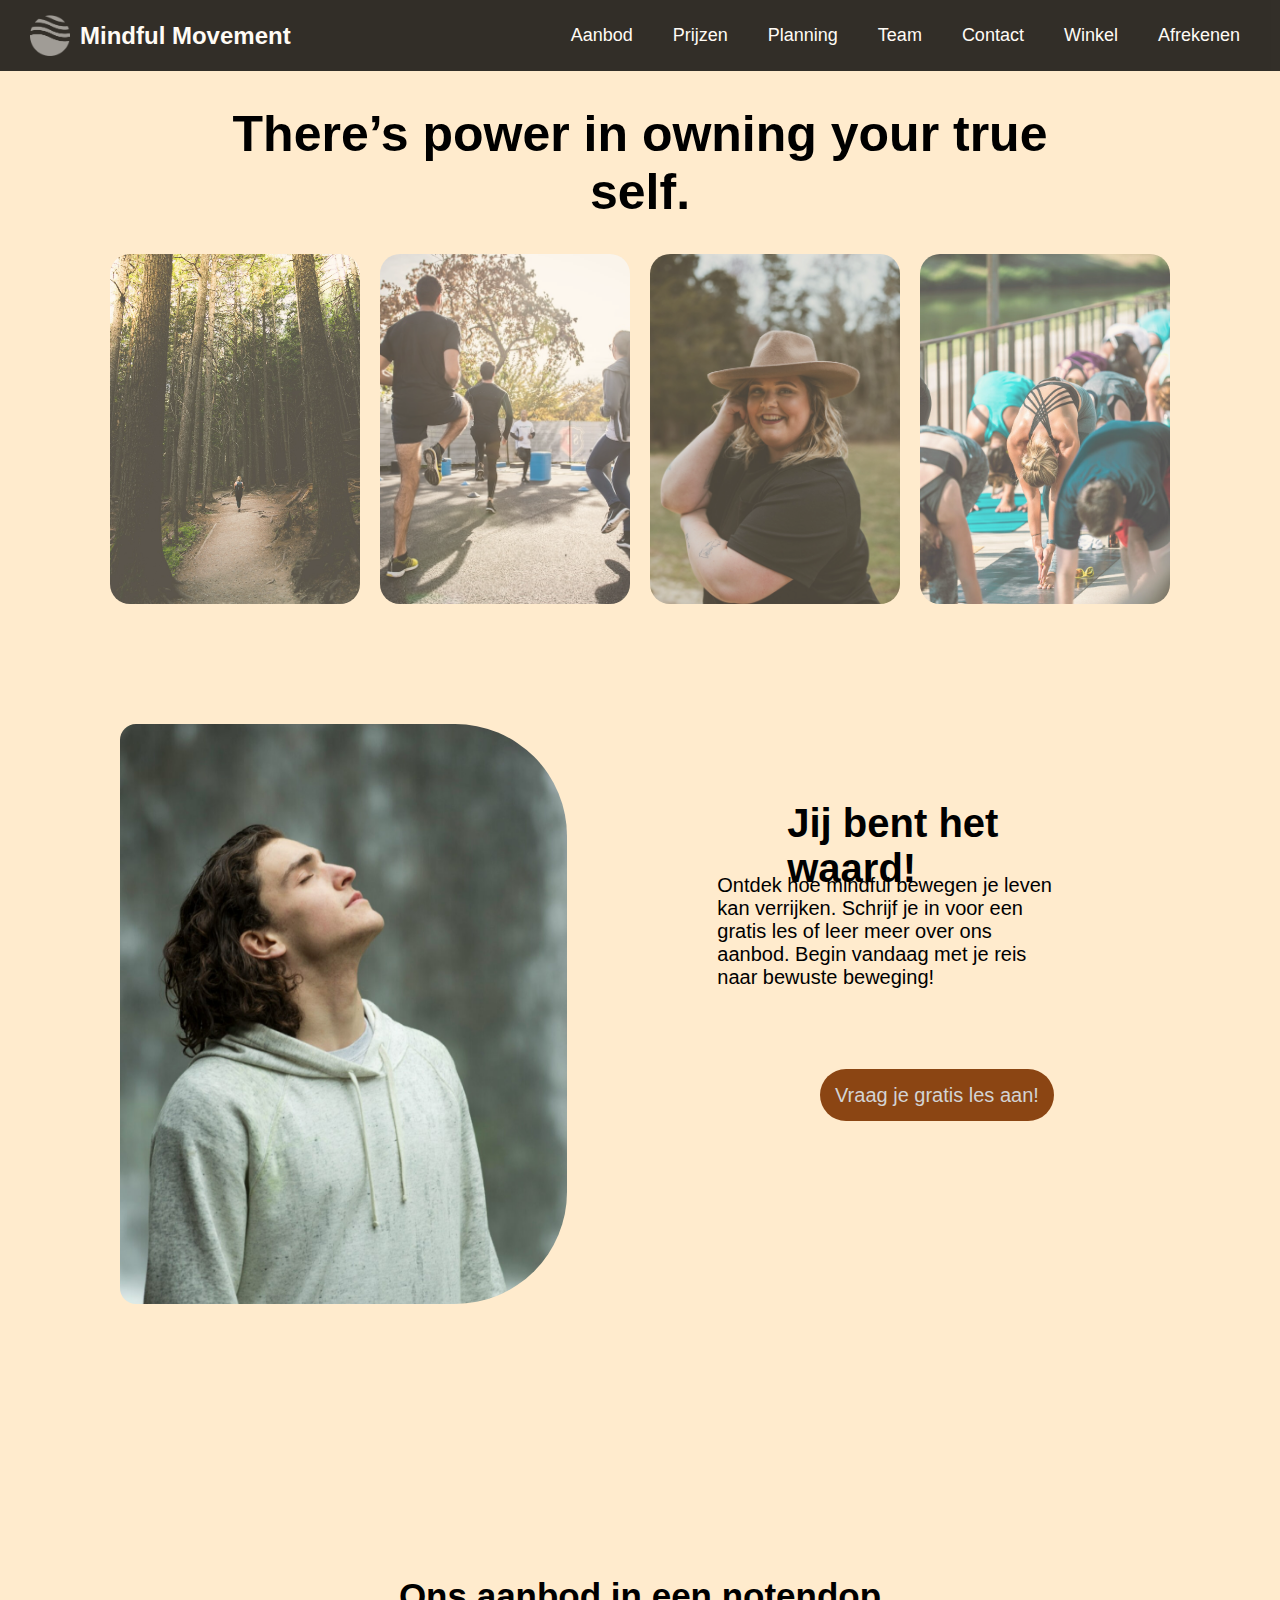
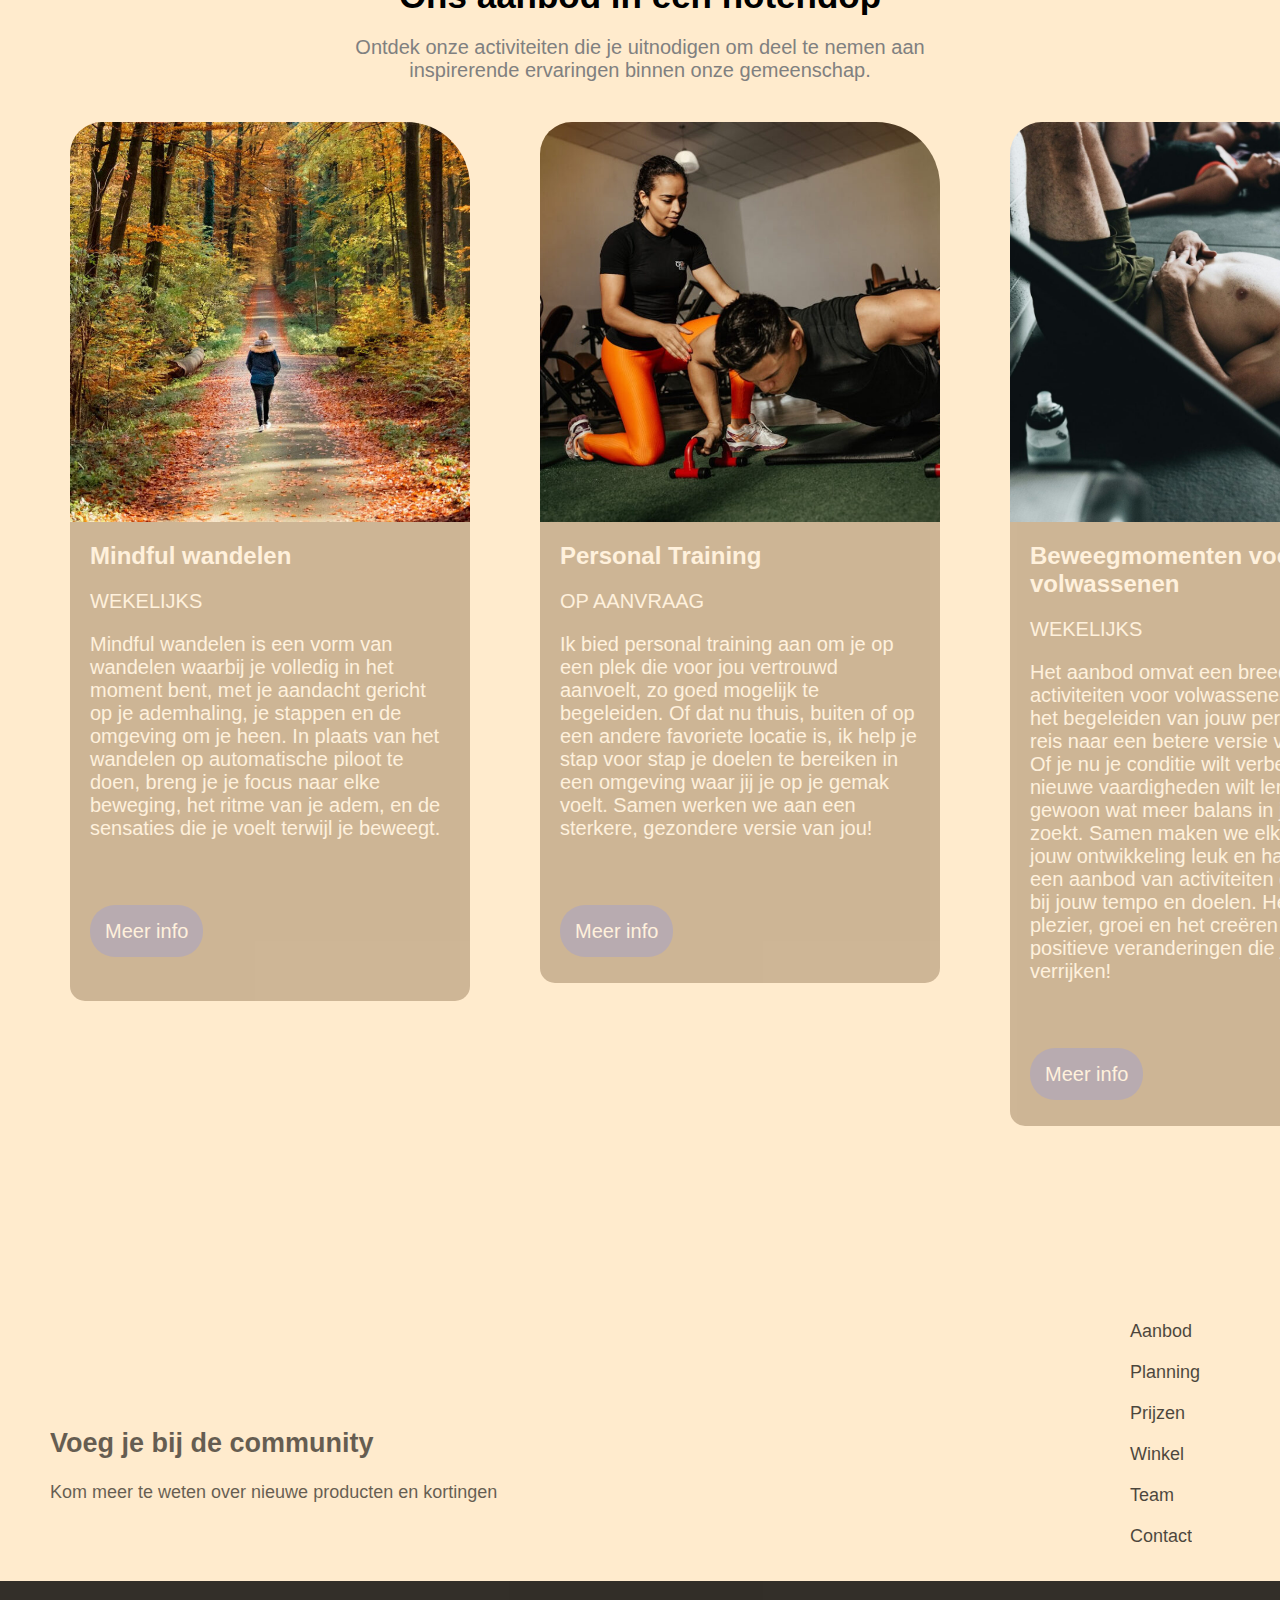
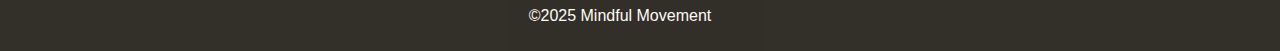
<file: index.html>
<!DOCTYPE html>
<html lang="en">
<head>
    <meta charset="UTF-8">
    <meta name="viewport" content="width=device-width, initial-scale=1.0">
    <title>Mindful Movement</title>
    <link href="https://fonts.googleapis.com/css2?family=Playfair+Display:wght@700&family=Inter:wght@400&display=swap"
          rel="stylesheet">
    <link rel="stylesheet" href="style/style.css">
</head>
<body>
<nav class="nav">
    <a class="navbar-logo" href="./index.html">
        <img src="./Images/logo.png" alt="Logo" class="logo">
        Mindful Movement
    </a>
    <div class="nav-links">
        <a class="navbar" href="./pages/aanbod.html">Aanbod</a>
        <a class="navbar" href="./pages/prijzen.html">Prijzen</a>
        <a class="navbar" href="./pages/planning.html">Planning</a>
        <a class="navbar" href="./pages/team.html">Team</a>
        <a class="navbar" href="./pages/contact.html">Contact</a>
        <a class="navbar" href="./pages/winkel.html">Winkel</a>
        <a class="navbar" href="#">Afrekenen</a>
    </div>
</nav>
<section class="block1">
    <h1>There’s power in owning your true <br>self.</h1>
    <div class="image-container">
        <img src="Images/4.jpg" alt="foto">
        <img src="Images/3.jpg" alt="foto">
        <img src="Images/5.jpg" alt="foto">
        <img src="Images/6.jpg" alt="foto">
    </div>
</section>

<section class="block2">
    <div class="image-con">
        <img src="Images/1.jpg" alt="foto">
        <h1>Jij bent het waard!</h1>
        <p>Ontdek hoe mindful bewegen je leven kan verrijken. Schrijf je in voor een gratis les of leer meer over ons
            aanbod. Begin vandaag met je reis naar bewuste beweging!</p>
    </div>
    <a href="#" class="button"> Vraag je gratis les aan!</a>
</section>
<div class="tussentekst">
    <h2>Ons aanbod in een notendop</h2>
    <p>Ontdek onze activiteiten die je uitnodigen om deel te nemen aan <br>inspirerende ervaringen binnen onze
        gemeenschap.</p>
</div>
<section class="block3">
    <div class="container">
        <div class="image-collection">
            <img src="Images/7.jpg" alt="foto">
            <div class="text-collection">
                <h2>Mindful wandelen</h2>
                <p>WEKELIJKS</p>
                <p>Mindful wandelen is een vorm van wandelen waarbij je volledig in het moment bent, met je aandacht
                    gericht op je ademhaling, je stappen en de omgeving om je heen. In plaats van het wandelen op
                    automatische piloot te doen, breng je je focus naar elke beweging, het ritme van je adem, en de
                    sensaties die je voelt terwijl je beweegt.</p>
                <a href="#" class="button1">Meer info</a>
                <br>
                <br>
            </div>
        </div>
        <div class="image-collection">
            <img src="Images/2.jpg" alt="foto">
            <div class="text-collection">
                <h2>Personal Training</h2>
                <p>OP AANVRAAG</p>
                <p>Ik bied personal training aan om je op een plek die voor jou vertrouwd aanvoelt, zo goed mogelijk
                    te begeleiden. Of dat nu thuis, buiten of op een andere favoriete locatie is, ik help je stap
                    voor stap je doelen te bereiken in een omgeving waar jij je op je gemak voelt. Samen werken we
                    aan een sterkere, gezondere versie van jou!</p>
                <a href="#" class="button1">Meer info</a>
            </div>

        </div>
        <div class="image-collection">
            <img src="Images/8.jpg" alt="foto">
            <div class="text-collection">
                <h2>Beweegmomenten voor volwassenen</h2>
                <p>WEKELIJKS</p>
                <p>Het aanbod omvat een breed scala aan activiteiten voor volwassenen, gericht op het begeleiden van
                    jouw persoonlijke reis naar een betere versie van jezelf. Of je nu je conditie wilt verbeteren,
                    nieuwe vaardigheden wilt leren of gewoon wat meer balans in je leven zoekt. Samen maken we elke stap
                    van jouw ontwikkeling leuk en haalbaar, met een aanbod van activiteiten die passen bij jouw tempo en
                    doelen. Het draait om plezier, groei en het creëren van positieve veranderingen die jouw leven
                    verrijken!</p>
                <a href="#" class="button1">Meer info</a>
            </div>
        </div>
    </div>
</section>
<section>
<div class="community-container">
    <div class="community-text">
        <h2>Voeg je bij de community</h2>
        <p>Kom meer te weten over nieuwe producten en kortingen</p>
    </div>
</div>
</section>
<section class="right">
    <div class="rechts">
        <a href="./pages/aanbod.html">Aanbod</a>
        <a href="#">Planning</a>
        <a href="#">Prijzen</a>
        <a href="#">Winkel</a>
        <a href="#">Team</a>
        <a href="#">Contact</a>
    </div>
</section>
<footer>
    <p>&copy;2025 Mindful Movement</p>
</footer>
</body>
</html>
</file>
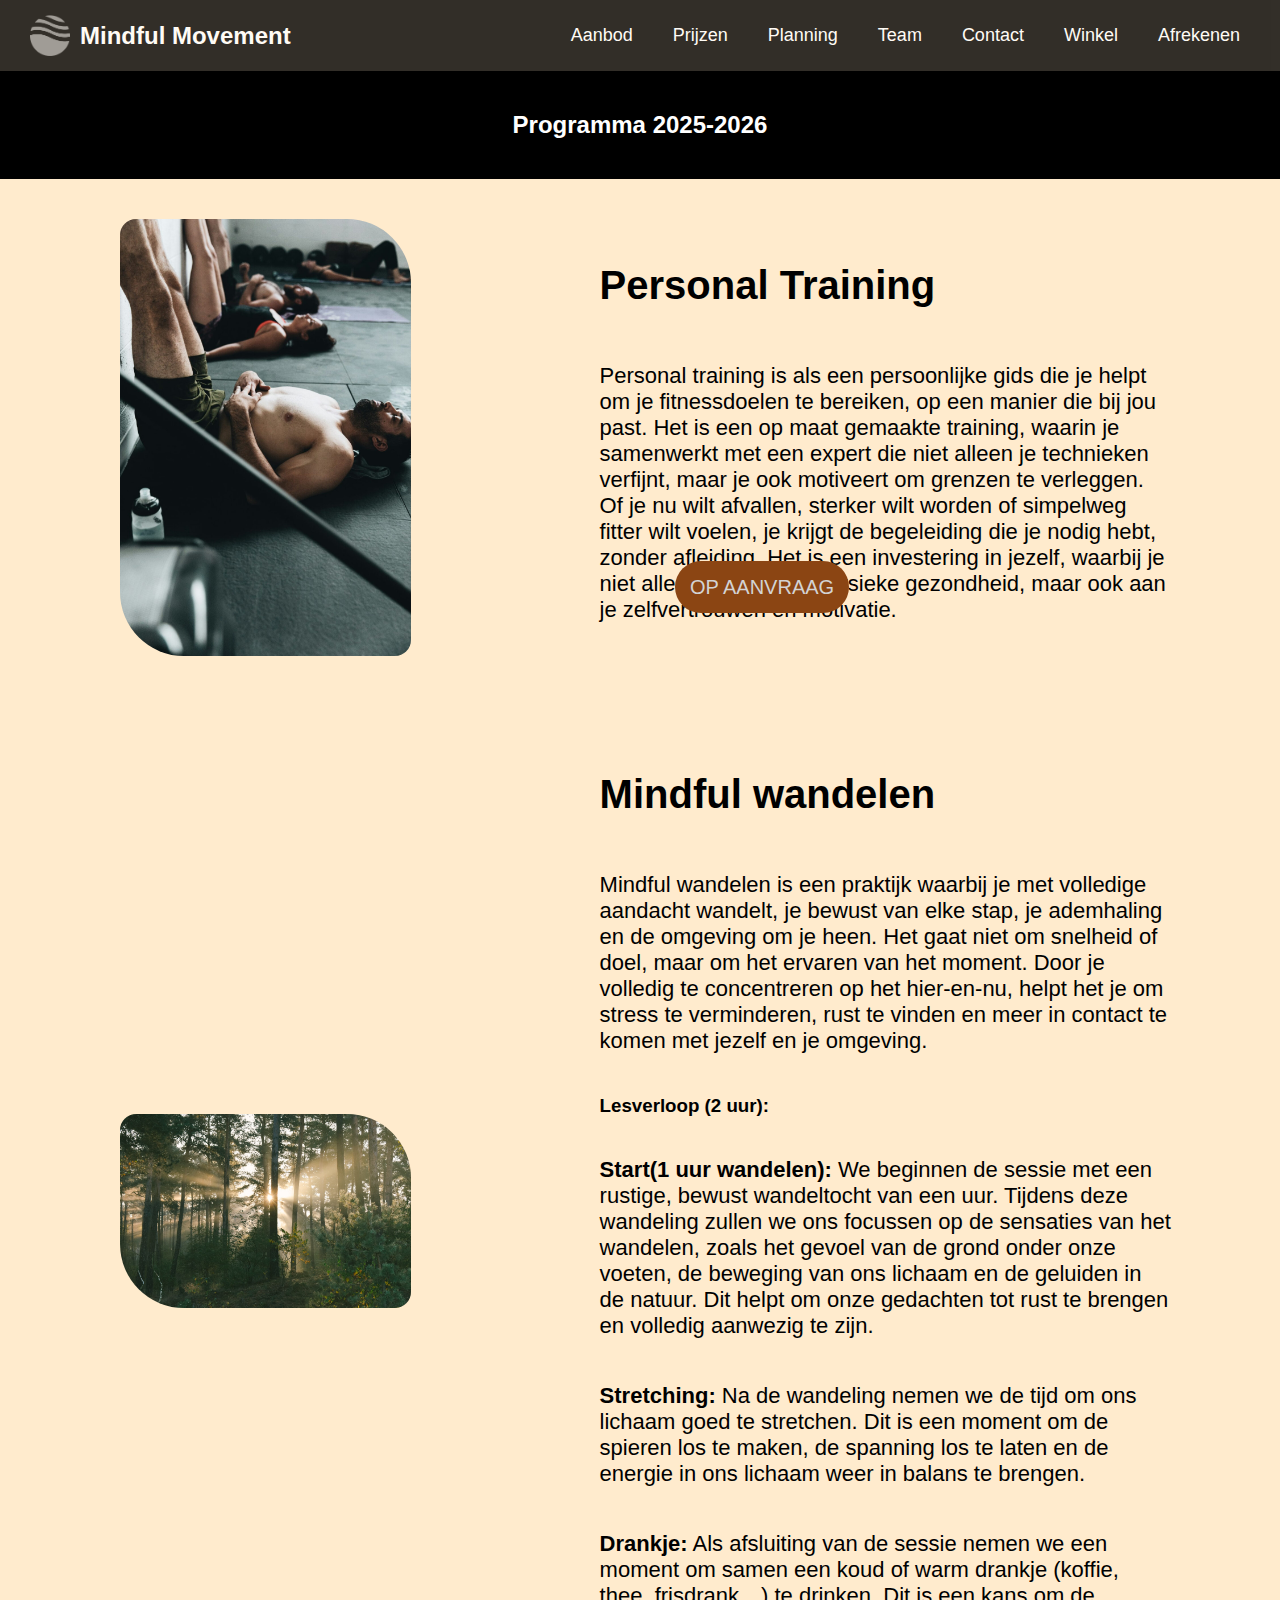
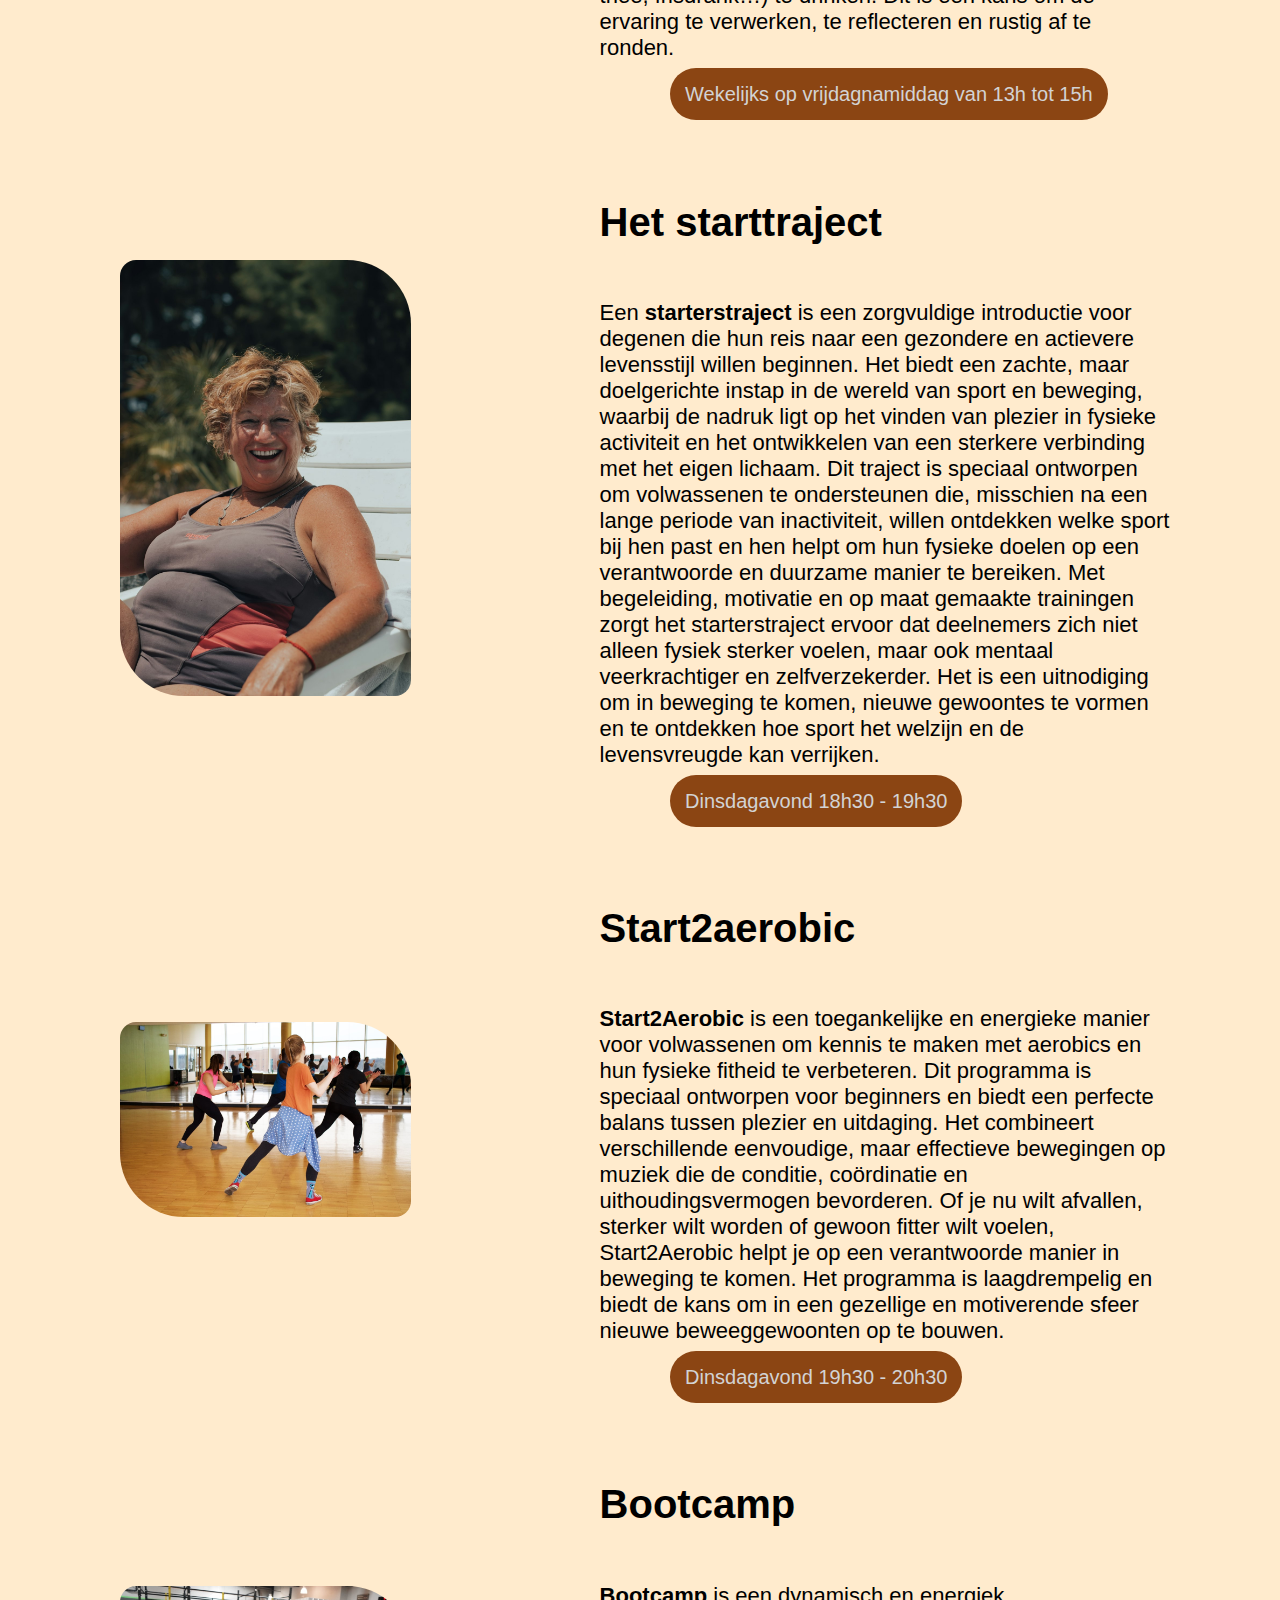
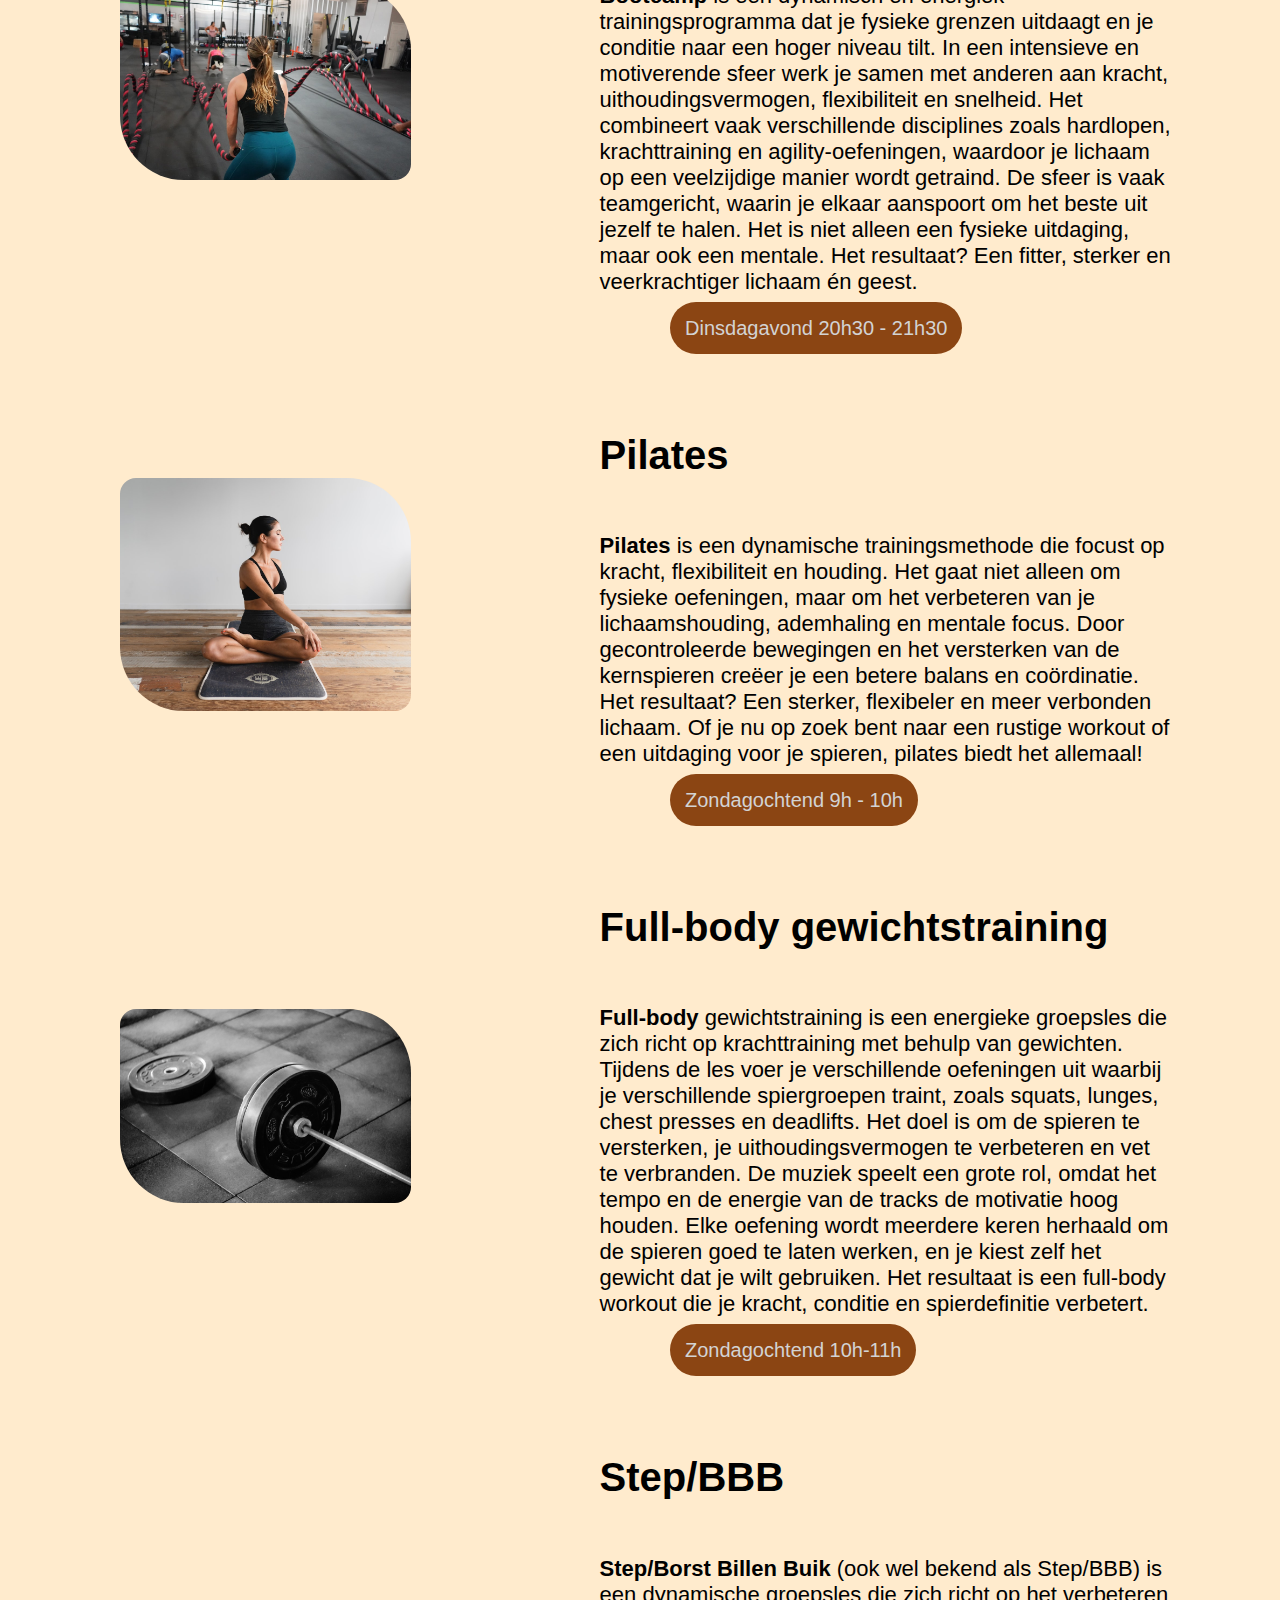
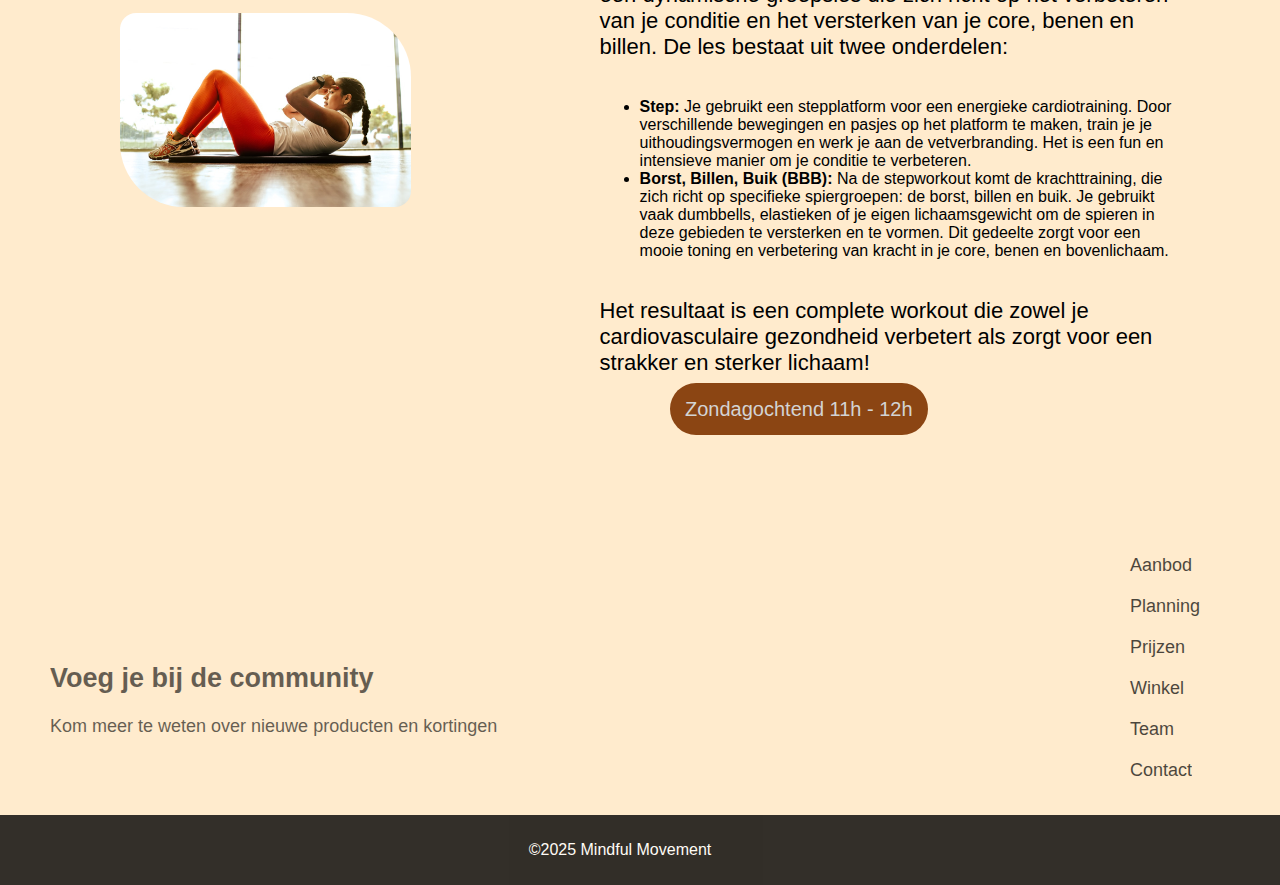
<file: pages/aanbod.html>
<!DOCTYPE html>
<html lang="en">
<head>
    <meta charset="UTF-8">
    <meta name="viewport" content="width=device-width;initial-scale=1.0">
    <title>Aanbod - Groepslessen</title>
    <link rel="stylesheet" href="../style/style-aanbod.css">
</head>
<body>
<nav class="nav">
    <a class="navbar-logo" href="../index.html">
        <img src="../Images/logo.png" alt="Logo" class="logo">
        Mindful Movement
    </a>
    <div class="nav-links">
        <a class="navbar" href="./aanbod.html">Aanbod</a>
        <a class="navbar" href="./prijzen.html">Prijzen</a>
        <a class="navbar" href="./planning.html">Planning</a>
        <a class="navbar" href="./team.html">Team</a>
        <a class="navbar" href="./contact.html">Contact</a>
        <a class="navbar" href="./winkel.html">Winkel</a>
        <a class="navbar" href="#">Afrekenen</a>
    </div>
</nav>
<div class="aanbod">
    <h2>Programma 2025-2026</h2>
</div>

<section class="block2a">
    <div class="image-con">
        <img src="../Images/8.jpg" alt="foto">
        <div class="text-container">
            <h2>Personal Training</h2>
            <p>Personal training is als een persoonlijke gids die je helpt om je fitnessdoelen te bereiken, op een
                manier die bij jou past. Het is een op maat gemaakte training, waarin je samenwerkt met een expert
                die
                niet alleen je technieken verfijnt, maar je ook motiveert om grenzen te verleggen. Of je nu wilt
                afvallen, sterker wilt worden of simpelweg fitter wilt voelen, je krijgt de begeleiding die je nodig
                hebt, zonder afleiding. Het is een investering in jezelf, waarbij je niet alleen werkt aan je
                fysieke
                gezondheid, maar ook aan je zelfvertrouwen en motivatie.</p>
        </div>
    </div>
    <a href="./contact.html" class="button">OP AANVRAAG</a>
</section>


<section class="block2a">
    <div class="image-con">
        <img src="../Images/15.jpg" alt="foto">
        <div class="text-container">
            <h2>Mindful wandelen</h2>
            <p>Mindful wandelen is een praktijk waarbij je met volledige aandacht wandelt, je bewust van elke stap, je
                ademhaling en de omgeving om je heen. Het gaat niet om snelheid of doel, maar om het ervaren van het
                moment. Door je volledig te concentreren op het hier-en-nu, helpt het je om stress te verminderen, rust
                te vinden en meer in contact te komen met jezelf en je omgeving.</p>
            <h3>Lesverloop (2 uur):</h3>
            <p><strong>Start(1 uur wandelen): </strong>We beginnen de sessie met een rustige, bewust wandeltocht van een
                uur. Tijdens
                deze wandeling zullen we ons focussen op de sensaties van het wandelen, zoals het gevoel van de grond
                onder onze voeten, de beweging van ons lichaam en de geluiden in de natuur. Dit helpt om onze gedachten
                tot rust te brengen en volledig aanwezig te zijn.</p>
            <p><strong>Stretching:</strong> Na de wandeling nemen we de tijd om ons lichaam goed te stretchen. Dit is een moment om de
                spieren los te maken, de spanning los te laten en de energie in ons lichaam weer in balans te
                brengen.</p>
            <p><strong>Drankje:</strong> Als afsluiting van de sessie nemen we een moment om samen een koud of warm drankje (koffie,
                thee, frisdrank…) te drinken. Dit is een kans om de ervaring te verwerken, te reflecteren en rustig af
                te ronden.</p>
        </div>
    </div>
    <a href="./winkel.html" class="button1">Wekelijks op vrijdagnamiddag van 13h tot 15h</a>
</section>

<section class="block2a">
    <div class="image-con">
        <img src="../Images/9.jpg" alt="foto">
        <div class="text-container">
            <h2>Het starttraject</h2>
            <p>Een <strong>starterstraject</strong> is een zorgvuldige introductie voor degenen die hun reis naar een gezondere en
                actievere levensstijl willen beginnen. Het biedt een zachte, maar doelgerichte instap in de wereld van
                sport en beweging, waarbij de nadruk ligt op het vinden van plezier in fysieke activiteit en het
                ontwikkelen van een sterkere verbinding met het eigen lichaam. Dit traject is speciaal ontworpen om
                volwassenen te ondersteunen die, misschien na een lange periode van inactiviteit, willen ontdekken welke
                sport bij hen past en hen helpt om hun fysieke doelen op een verantwoorde en duurzame manier te
                bereiken. Met begeleiding, motivatie en op maat gemaakte trainingen zorgt het starterstraject ervoor dat
                deelnemers zich niet alleen fysiek sterker voelen, maar ook mentaal veerkrachtiger en zelfverzekerder.
                Het is een uitnodiging om in beweging te komen, nieuwe gewoontes te vormen en te ontdekken hoe sport het
                welzijn en de levensvreugde kan verrijken.
            </p>
        </div>
    </div>
    <a href="./winkel.html" class="button1">Dinsdagavond 18h30 - 19h30</a>
</section>

<section class="block2a">
    <div class="image-con">
        <img src="../Images/10.jpg" alt="foto">
        <div class="text-container">
            <h2>Start2aerobic</h2>
            <p><strong>Start2Aerobic</strong> is een toegankelijke en energieke manier voor volwassenen om kennis te maken met aerobics
                en hun fysieke fitheid te verbeteren. Dit programma is speciaal ontworpen voor beginners en biedt een
                perfecte balans tussen plezier en uitdaging. Het combineert verschillende eenvoudige, maar effectieve
                bewegingen op muziek die de conditie, coördinatie en uithoudingsvermogen bevorderen. Of je nu wilt
                afvallen, sterker wilt worden of gewoon fitter wilt voelen, Start2Aerobic helpt je op een verantwoorde
                manier in beweging te komen. Het programma is laagdrempelig en biedt de kans om in een gezellige en
                motiverende sfeer nieuwe beweeggewoonten op te bouwen.</p>
        </div>
    </div>
    <a href="./winkel.html" class="button1">Dinsdagavond 19h30 - 20h30</a>
</section>
<section class="block2a">
    <div class="image-con">
        <img src="../Images/11.jpg" alt="foto">
        <div class="text-container">
            <h2>Bootcamp</h2>
            <p><strong>Bootcamp</strong> is een dynamisch en energiek trainingsprogramma dat je fysieke grenzen uitdaagt en je conditie
                naar een hoger niveau tilt. In een intensieve en motiverende sfeer werk je samen met anderen aan kracht,
                uithoudingsvermogen, flexibiliteit en snelheid. Het combineert vaak verschillende disciplines zoals
                hardlopen, krachttraining en agility-oefeningen, waardoor je lichaam op een veelzijdige manier wordt
                getraind. De sfeer is vaak teamgericht, waarin je elkaar aanspoort om het beste uit jezelf te halen. Het
                is niet alleen een fysieke uitdaging, maar ook een mentale. Het resultaat? Een fitter, sterker en
                veerkrachtiger lichaam én geest.</p>
        </div>
    </div>
    <a href="./winkel.html" class="button1">Dinsdagavond 20h30 - 21h30</a>
</section>
<section class="block2a">
    <div class="image-con">
        <img src="../Images/12.jpg" alt="foto">
        <div class="text-container">
            <h2>Pilates</h2>
            <p><strong>Pilates</strong> is een dynamische trainingsmethode die focust op kracht, flexibiliteit en houding. Het gaat niet
                alleen om fysieke oefeningen, maar om het verbeteren van je lichaamshouding, ademhaling en mentale
                focus. Door gecontroleerde bewegingen en het versterken van de kernspieren creëer je een betere balans
                en coördinatie. Het resultaat? Een sterker, flexibeler en meer verbonden lichaam. Of je nu op zoek bent
                naar een rustige workout of een uitdaging voor je spieren, pilates biedt het allemaal!</p>
        </div>
    </div>
    <a href="./winkel.html" class="button1">Zondagochtend 9h - 10h</a>
</section>
<section class="block2a">
    <div class="image-con">
        <img src="../Images/13.jpg" alt="foto">
        <div class="text-container">
            <h2>Full-body gewichtstraining</h2>
            <p><strong>Full-body</strong> gewichtstraining is een energieke groepsles die zich richt op krachttraining met behulp van
                gewichten. Tijdens de les voer je verschillende oefeningen uit waarbij je verschillende spiergroepen
                traint, zoals squats, lunges, chest presses en deadlifts. Het doel is om de spieren te versterken, je
                uithoudingsvermogen te verbeteren en vet te verbranden. De muziek speelt een grote rol, omdat het tempo
                en de energie van de tracks de motivatie hoog houden. Elke oefening wordt meerdere keren herhaald om de
                spieren goed te laten werken, en je kiest zelf het gewicht dat je wilt gebruiken. Het resultaat is een
                full-body workout die je kracht, conditie en spierdefinitie verbetert.</p>
        </div>
    </div>
    <a href="./winkel.html" class="button1">Zondagochtend 10h-11h</a>
</section>
<section class="block2a">
    <div class="image-con">
        <img src="../Images/14.jpg" alt="foto">
        <div class="text-container">
            <h2>Step/BBB</h2>
            <p><strong>Step/Borst Billen Buik</strong> (ook wel bekend als Step/BBB) is een dynamische groepsles die zich richt op het
                verbeteren van je conditie en het versterken van je core, benen en billen. De les bestaat uit twee
                onderdelen:</p>
            <ul>
                <li><strong>Step:</strong> Je gebruikt een stepplatform voor een energieke cardiotraining. Door verschillende bewegingen
                    en pasjes op het platform te maken, train je je uithoudingsvermogen en werk je aan de
                    vetverbranding. Het is een fun en intensieve manier om je conditie te verbeteren.
                </li>
                <li><strong>Borst, Billen, Buik (BBB):</strong> Na de stepworkout komt de krachttraining, die zich richt op specifieke
                    spiergroepen: de borst, billen en buik. Je gebruikt vaak dumbbells, elastieken of je eigen
                    lichaamsgewicht om de spieren in deze gebieden te versterken en te vormen. Dit gedeelte zorgt voor
                    een mooie toning en verbetering van kracht in je core, benen en bovenlichaam.
                </li>
            </ul>
            <p>Het resultaat is een complete workout die zowel je cardiovasculaire gezondheid verbetert als zorgt voor
                een strakker en sterker lichaam!</p>
        </div>
    </div>
    <a href="./winkel.html" class="button1">Zondagochtend 11h - 12h</a>
</section>

<section>
    <div class="community-container">
        <div class="community-text">
            <h2>Voeg je bij de community</h2>
            <p>Kom meer te weten over nieuwe producten en kortingen</p>
        </div>
    </div>
</section>
<section class="right">
    <div class="rechts">
        <a href="./aanbod.html">Aanbod</a>
        <a href="#">Planning</a>
        <a href="#">Prijzen</a>
        <a href="#">Winkel</a>
        <a href="#">Team</a>
        <a href="#">Contact</a>
    </div>
</section>
<footer>
    <p>&copy;2025 Mindful Movement</p>
</footer>

</body>
</html>
</file>
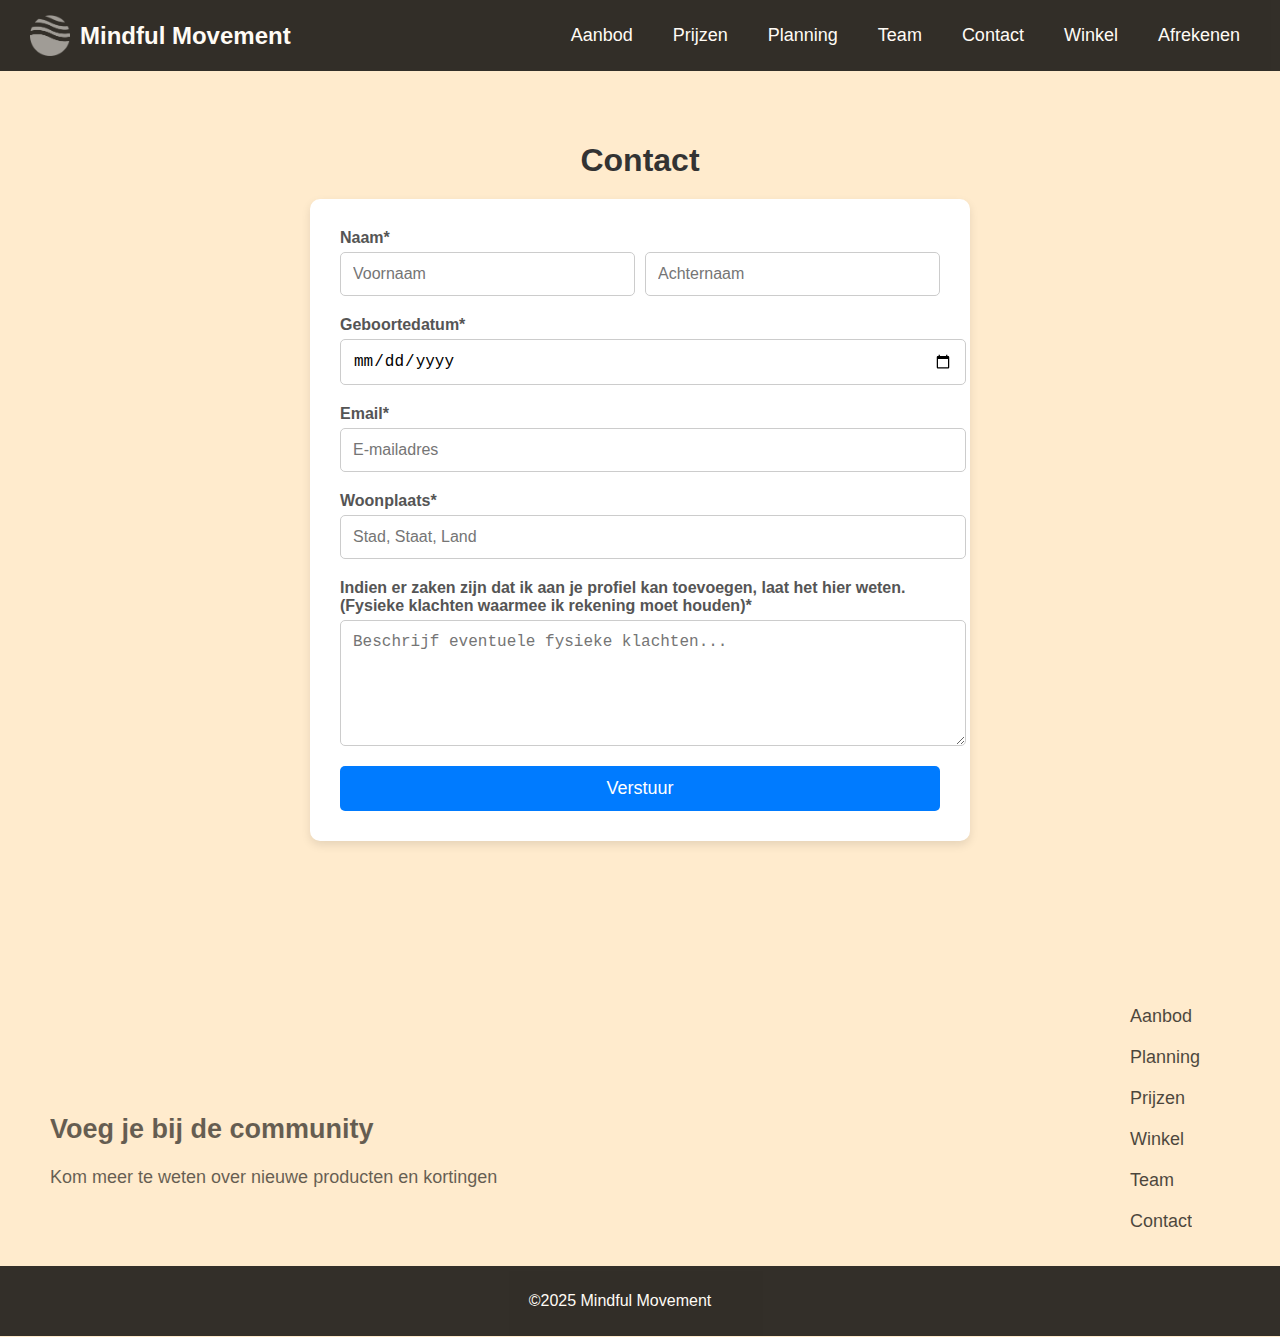
<file: pages/contact.html>
<!DOCTYPE html>
<html lang="en">
<head>
  <meta charset="UTF-8">
  <meta name="viewport" content="width=device-width;initial-scale=1.0">
  <title>Contact - Mindful Movement</title>
  <link rel="stylesheet" href="../style/style-contact.css">
</head>
<body>
<nav class="nav">
  <a class="navbar-logo" href="../index.html">
    <img src="../Images/logo.png" alt="Logo" class="logo">
    Mindful Movement
  </a>
  <div class="nav-links">
    <a class="navbar" href="./aanbod.html">Aanbod</a>
    <a class="navbar" href="./prijzen.html">Prijzen</a>
    <a class="navbar" href="./planning.html">Planning</a>
    <a class="navbar" href="./team.html">Team</a>
    <a class="navbar" href="./contact.html">Contact</a>
    <a class="navbar" href="./winkel.html">Winkel</a>
    <a class="navbar" href="#">Afrekenen</a>
  </div>
</nav>
<section class="contact">
  <h1>Contact</h1>
  <div class="contact-form">
    <form action="https://formspree.io/f/xyzkrevr" method="POST">
      <div class="form-group">
        <label>Naam*</label>
        <div class="name-fields">
          <input type="text" name="firstname" placeholder="Voornaam" required>
          <input type="text" name="lastname" placeholder="Achternaam" required>
        </div>
      </div>

      <div class="form-group">
        <label>Geboortedatum*</label>
        <input type="date" name="birthday" required>
      </div>

      <div class="form-group">
        <label>Email*</label>
        <input type="email" name="email" placeholder="E-mailadres" required>
      </div>

      <div class="form-group">
        <label>Woonplaats*</label>
        <input type="text" name="location" placeholder="Stad, Staat, Land" required>
      </div>

      <div class="form-group">
        <label>Indien er zaken zijn dat ik aan je profiel kan toevoegen, laat het hier weten. (Fysieke klachten waarmee ik rekening moet houden)*</label>
        <textarea name="extra-info" placeholder="Beschrijf eventuele fysieke klachten..." required></textarea>
      </div>

      <button type="submit">Verstuur</button>
    </form>
  </div>
</section>


<section>
  <div class="community-container">
    <div class="community-text">
      <h2>Voeg je bij de community</h2>
      <p>Kom meer te weten over nieuwe producten en kortingen</p>
    </div>
  </div>
</section>
<section class="right">
  <div class="rechts">
    <a href="./aanbod.html">Aanbod</a>
    <a href="#">Planning</a>
    <a href="#">Prijzen</a>
    <a href="#">Winkel</a>
    <a href="#">Team</a>
    <a href="#">Contact</a>
  </div>
</section>
<footer>
  <p>&copy;2025 Mindful Movement</p>
</footer>


</body>
</html>
</file>
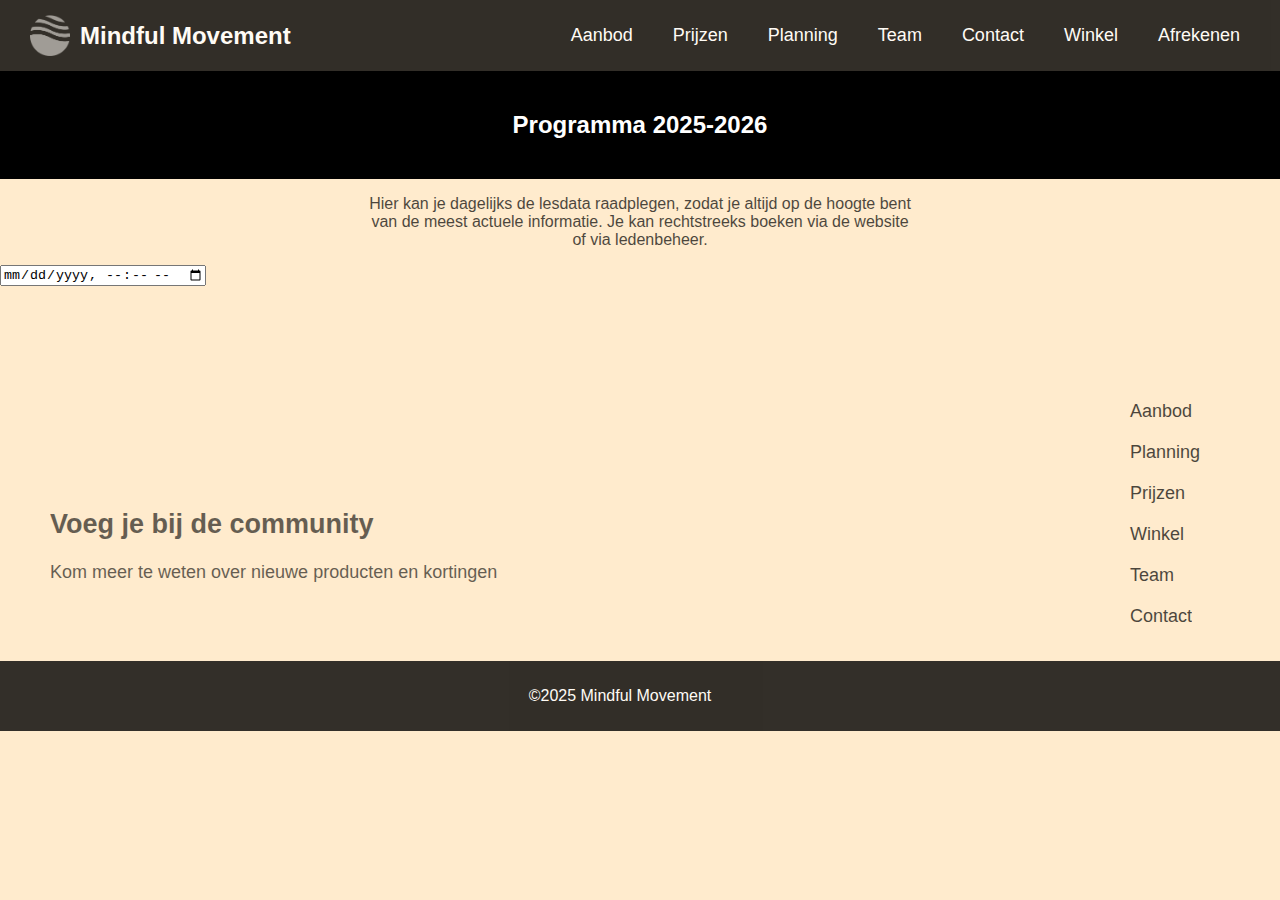
<file: pages/planning.html>
<!DOCTYPE html>
<html lang="en">
<head>
    <meta charset="UTF-8">
    <meta name="viewport" content="width=device-width;initial-scale=1.0">
    <title>Planning</title>
    <link rel="stylesheet" href="../style/style-planning.css">
</head>
<body>
<nav class="nav">
    <a class="navbar-logo" href="../index.html">
        <img src="../Images/logo.png" alt="Logo" class="logo">
        Mindful Movement
    </a>
    <div class="nav-links">
        <a class="navbar" href="./aanbod.html">Aanbod</a>
        <a class="navbar" href="./prijzen.html">Prijzen</a>
        <a class="navbar" href="./planning.html">Planning</a>
        <a class="navbar" href="./team.html">Team</a>
        <a class="navbar" href="./contact.html">Contact</a>
        <a class="navbar" href="./winkel.html">Winkel</a>
        <a class="navbar" href="#">Afrekenen</a>
    </div>
</nav>
<div class="aanbod">
    <h2>Programma 2025-2026</h2>
</div>
<div>
<p class="textabove">Hier kan je dagelijks de lesdata raadplegen, zodat je altijd op de hoogte bent<br> van de meest actuele informatie. Je
    kan rechtstreeks boeken via de website<br> of via ledenbeheer.</p>
    <input type="datetime-local" id="datetime">
</div>
<section>
    <div class="community-container">
        <div class="community-text">
            <h2>Voeg je bij de community</h2>
            <p>Kom meer te weten over nieuwe producten en kortingen</p>
        </div>
    </div>
</section>
<section class="right">
    <div class="rechts">
        <a href="./aanbod.html">Aanbod</a>
        <a href="#">Planning</a>
        <a href="#">Prijzen</a>
        <a href="#">Winkel</a>
        <a href="#">Team</a>
        <a href="#">Contact</a>
    </div>
</section>
<footer>
    <p>&copy;2025 Mindful Movement</p>
</footer>


</body>
</html>
</file>
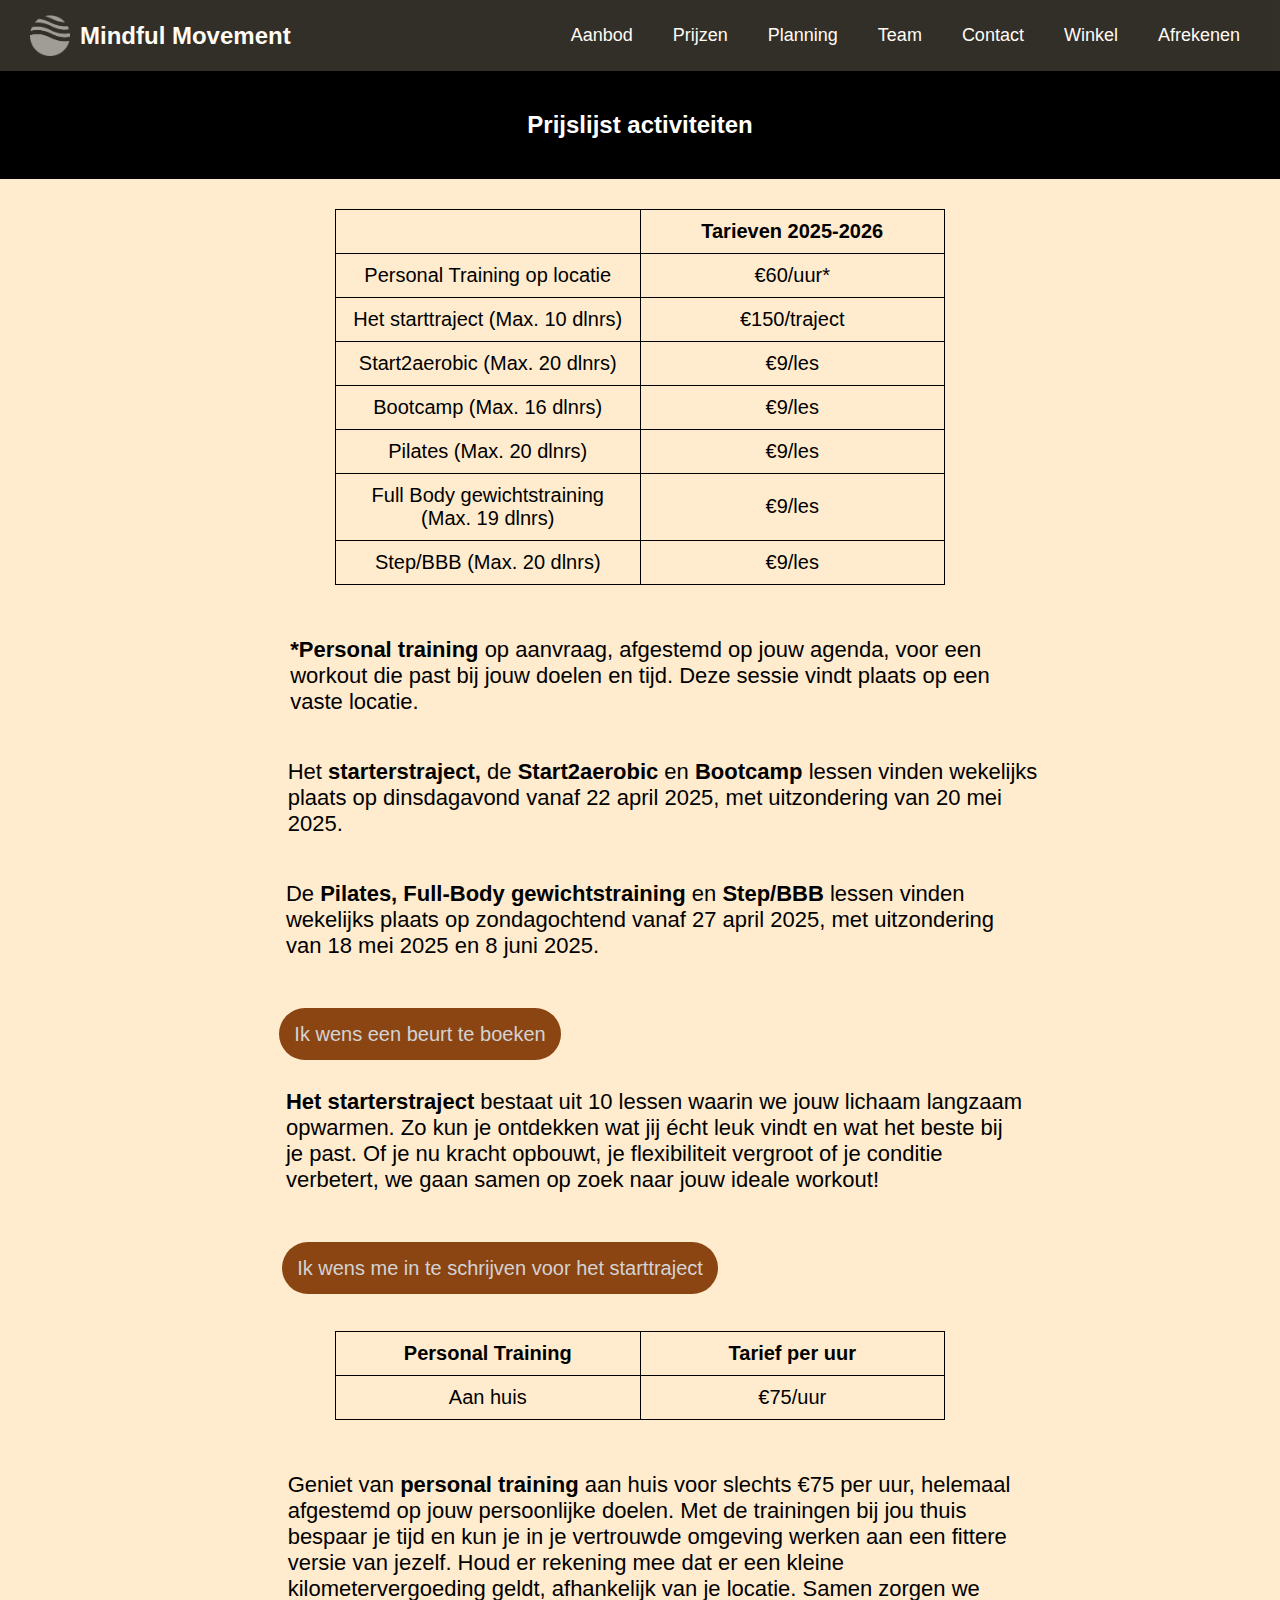
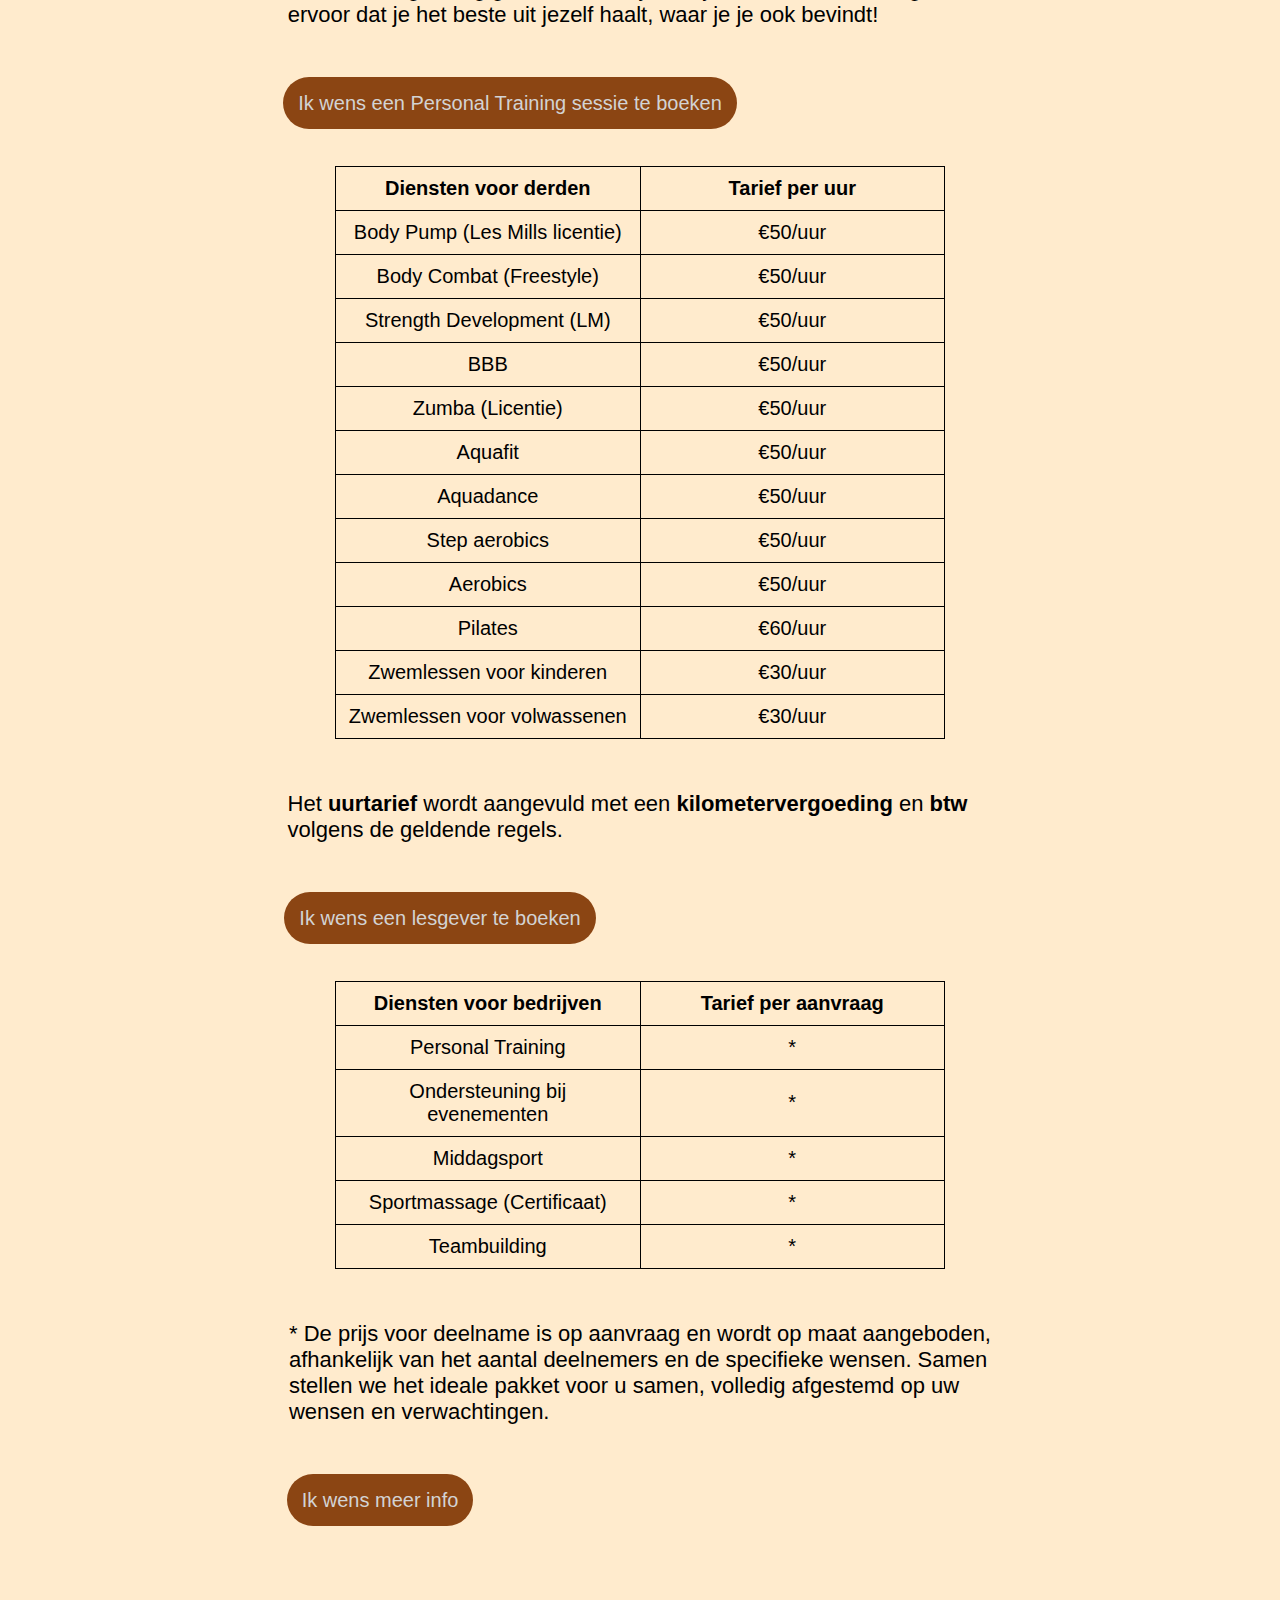
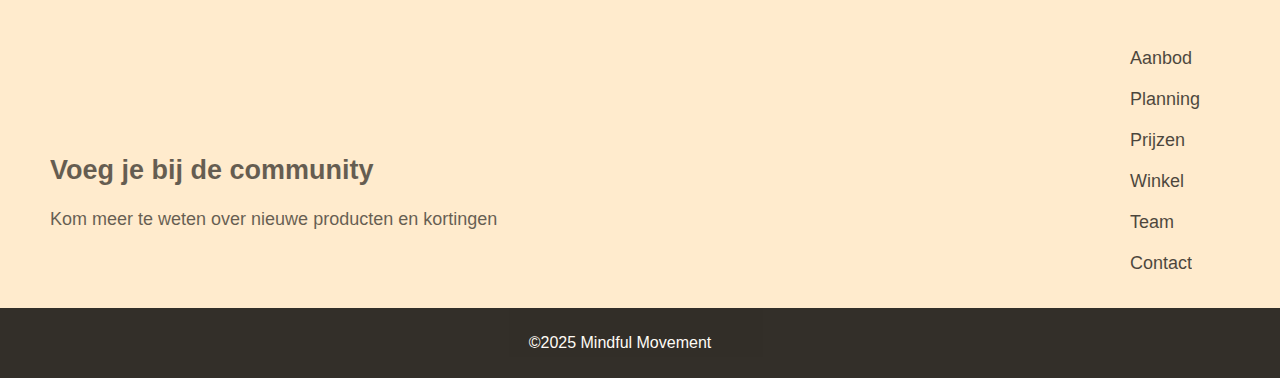
<file: pages/prijzen.html>
<!DOCTYPE html>
<html lang="en">
<head>
    <meta charset="UTF-8">
    <meta name="viewport" content="width=device-width;initial-scale=1.0">
    <title>Prijzen</title>
    <link rel="stylesheet" href="../style/style-prijzen.css">
</head>
<body>
<nav class="nav">
    <a class="navbar-logo" href="../index.html">
        <img src="../Images/logo.png" alt="Logo" class="logo">
        Mindful Movement
    </a>
    <div class="nav-links">
        <a class="navbar" href="./aanbod.html">Aanbod</a>
        <a class="navbar" href="./prijzen.html">Prijzen</a>
        <a class="navbar" href="./planning.html">Planning</a>
        <a class="navbar" href="./team.html">Team</a>
        <a class="navbar" href="./contact.html">Contact</a>
        <a class="navbar" href="./winkel.html">Winkel</a>
        <a class="navbar" href="#">Afrekenen</a>
    </div>
</nav>
<div class="aanbod">
    <h2>Prijslijst activiteiten</h2>
</div>
<div class="container-table">
    <table class="tablee">
        <tr>
            <td></td>
            <th>Tarieven 2025-2026</th>
        </tr>
        <tr>
            <td>Personal Training op locatie</td>
            <td>€60/uur*</td>
        </tr>
        <tr>
            <td>Het starttraject (Max. 10 dlnrs)</td>
            <td>€150/traject</td>
        </tr>
        <tr>
            <td>Start2aerobic (Max. 20 dlnrs)</td>
            <td>€9/les</td>
        </tr>
        <tr>
            <td>Bootcamp (Max. 16 dlnrs)</td>
            <td>€9/les</td>
        </tr>
        <tr>
            <td>Pilates (Max. 20 dlnrs)</td>
            <td>€9/les</td>
        </tr>
        <tr>
            <td>Full Body gewichtstraining
                (Max. 19 dlnrs)
            </td>
            <td>€9/les</td>
        </tr>
        <tr>
            <td>Step/BBB (Max. 20 dlnrs)</td>
            <td>€9/les</td>
        </tr>
    </table>
</div>
<div class="textb">
    <p><strong>*Personal training</strong> op aanvraag, afgestemd op jouw agenda, voor een<br> workout die past bij jouw
        doelen en tijd. Deze
        sessie vindt plaats op een<br> vaste locatie.</p>
    <p class="space">Het <strong>starterstraject,</strong> de <strong>Start2aerobic</strong> en
        <strong>Bootcamp</strong> lessen vinden wekelijks <br>plaats op dinsdagavond vanaf 22 april
        2025, met uitzondering van 20 mei<br> 2025.</p>
    <p>De <strong>Pilates, Full-Body gewichtstraining</strong> en <strong>Step/BBB</strong> lessen vinden<br> wekelijks
        plaats op zondagochtend vanaf 27 april
        2025, met uitzondering<br> van 18 mei 2025 en 8 juni 2025.</p>
    <div class="block2a">
        <a href="winkel.html" class="button1">Ik wens een beurt te boeken</a>
    </div>
</div>
<section>
    <div class="textb">
        <p class="space1"><strong>Het starterstraject</strong> bestaat uit 10 lessen waarin we jouw lichaam langzaam<br>
            opwarmen. Zo kun je ontdekken wat jij écht leuk vindt en wat het beste bij<br> je past. Of je nu kracht
            opbouwt, je flexibiliteit vergroot of je conditie<br> verbetert, we gaan samen op zoek naar jouw ideale
            workout!</p>
        <div class="block2a">
            <a href="winkel.html" class="button2">Ik wens me in te schrijven voor het starttraject</a>
        </div>
    </div>
</section>
<section>
    <div class="container-table">
        <table class="tablee">
            <tr>
                <th>Personal Training</th>
                <th>Tarief per uur</th>
            </tr>
            <tr>
                <td>Aan huis</td>
                <td>€75/uur</td>
            </tr>
        </table>
    </div>
</section>

<section>
    <div class="textb">
        <p class="space2">Geniet van <strong>personal training</strong> aan huis voor slechts €75 per uur, helemaal<br>
            afgestemd op jouw persoonlijke
            doelen. Met de trainingen bij jou thuis<br> bespaar je tijd en kun je in je vertrouwde omgeving werken aan
            een
            fittere<br> versie van jezelf. Houd er rekening mee dat er een kleine<br> kilometervergoeding geldt,
            afhankelijk van
            je locatie. Samen zorgen we<br> ervoor dat je het beste uit jezelf haalt, waar je je ook bevindt!</p>
        <div class="block2a">
            <a href="winkel.html" class="button3">Ik wens een Personal Training sessie te boeken</a>
        </div>
    </div>
</section>

<section>
    <div class="container-table">
        <table class="tablee">
            <tr>
                <th>Diensten voor derden</th>
                <th>Tarief per uur</th>
            </tr>
            <tr>
                <td>Body Pump (Les Mills licentie)</td>
                <td>€50/uur</td>
            </tr>
            <tr>
                <td>Body Combat (Freestyle)</td>
                <td>€50/uur</td>
            </tr>
            <tr>
                <td>Strength Development (LM)</td>
                <td>€50/uur</td>
            </tr>
            <tr>
                <td>BBB</td>
                <td>€50/uur</td>
            </tr>
            <tr>
                <td>Zumba (Licentie)</td>
                <td>€50/uur</td>
            </tr>
            <tr>
                <td>Aquafit</td>
                <td>€50/uur</td>
            </tr>
            <tr>
                <td>Aquadance</td>
                <td>€50/uur</td>
            </tr>
            <tr>
                <td>Step aerobics</td>
                <td>€50/uur</td>
            </tr>
            <tr>
                <td>Aerobics</td>
                <td>€50/uur</td>
            </tr>
            <tr>
                <td>Pilates</td>
                <td>€60/uur</td>
            </tr>
            <tr>
                <td>Zwemlessen voor kinderen</td>
                <td>€30/uur</td>
            </tr>
            <tr>
                <td>Zwemlessen voor volwassenen</td>
                <td>€30/uur</td>
            </tr>
        </table>
    </div>
</section>
<section>
    <div class="textb">
        <p class="space3">Het <strong>uurtarief</strong> wordt aangevuld met een <strong>kilometervergoeding</strong> en
            <strong>btw</strong><br> volgens de geldende regels.</p>
        <div class="block2a">
            <a href="winkel.html" class="button4">Ik wens een lesgever te boeken</a>
        </div>
    </div>
</section>
<section>
    <div class="container-table">
        <table class="tablee">
            <tr>
                <th>Diensten voor bedrijven</th>
                <th>Tarief per aanvraag</th>
            </tr>
            <tr>
                <td>Personal Training</td>
                <td>*</td>
            </tr>

            <tr>
                <td>Ondersteuning bij evenementen</td>
                <td>*</td>
            </tr>
            <tr>
                <td>Middagsport</td>
                <td>*</td>
            </tr>
            <tr>
                <td>Sportmassage (Certificaat)</td>
                <td>*</td>
            </tr>
            <tr>
                <td>Teambuilding</td>
                <td>*</td>
            </tr>
        </table>
    </div>
</section>
<section>
    <div class="textb">
        <p class="space4">* De prijs voor deelname is op aanvraag en wordt op maat aangeboden,<br> afhankelijk van het
            aantal deelnemers en de specifieke wensen. Samen<br> stellen we het ideale pakket voor u samen, volledig
            afgestemd op uw<br> wensen en verwachtingen.</p>
        <div class="block2a">
            <a href="winkel.html" class="button5">Ik wens meer info</a>
        </div>
    </div>
</section>
<section>
    <div class="community-container">
        <div class="community-text">
            <h2>Voeg je bij de community</h2>
            <p>Kom meer te weten over nieuwe producten en kortingen</p>
        </div>
    </div>
</section>
<section class="right">
    <div class="rechts">
        <a href="./aanbod.html">Aanbod</a>
        <a href="#">Planning</a>
        <a href="#">Prijzen</a>
        <a href="#">Winkel</a>
        <a href="#">Team</a>
        <a href="#">Contact</a>
    </div>
</section>
<footer>
    <p>&copy;2025 Mindful Movement</p>
</footer>


</body>
</html>
</file>
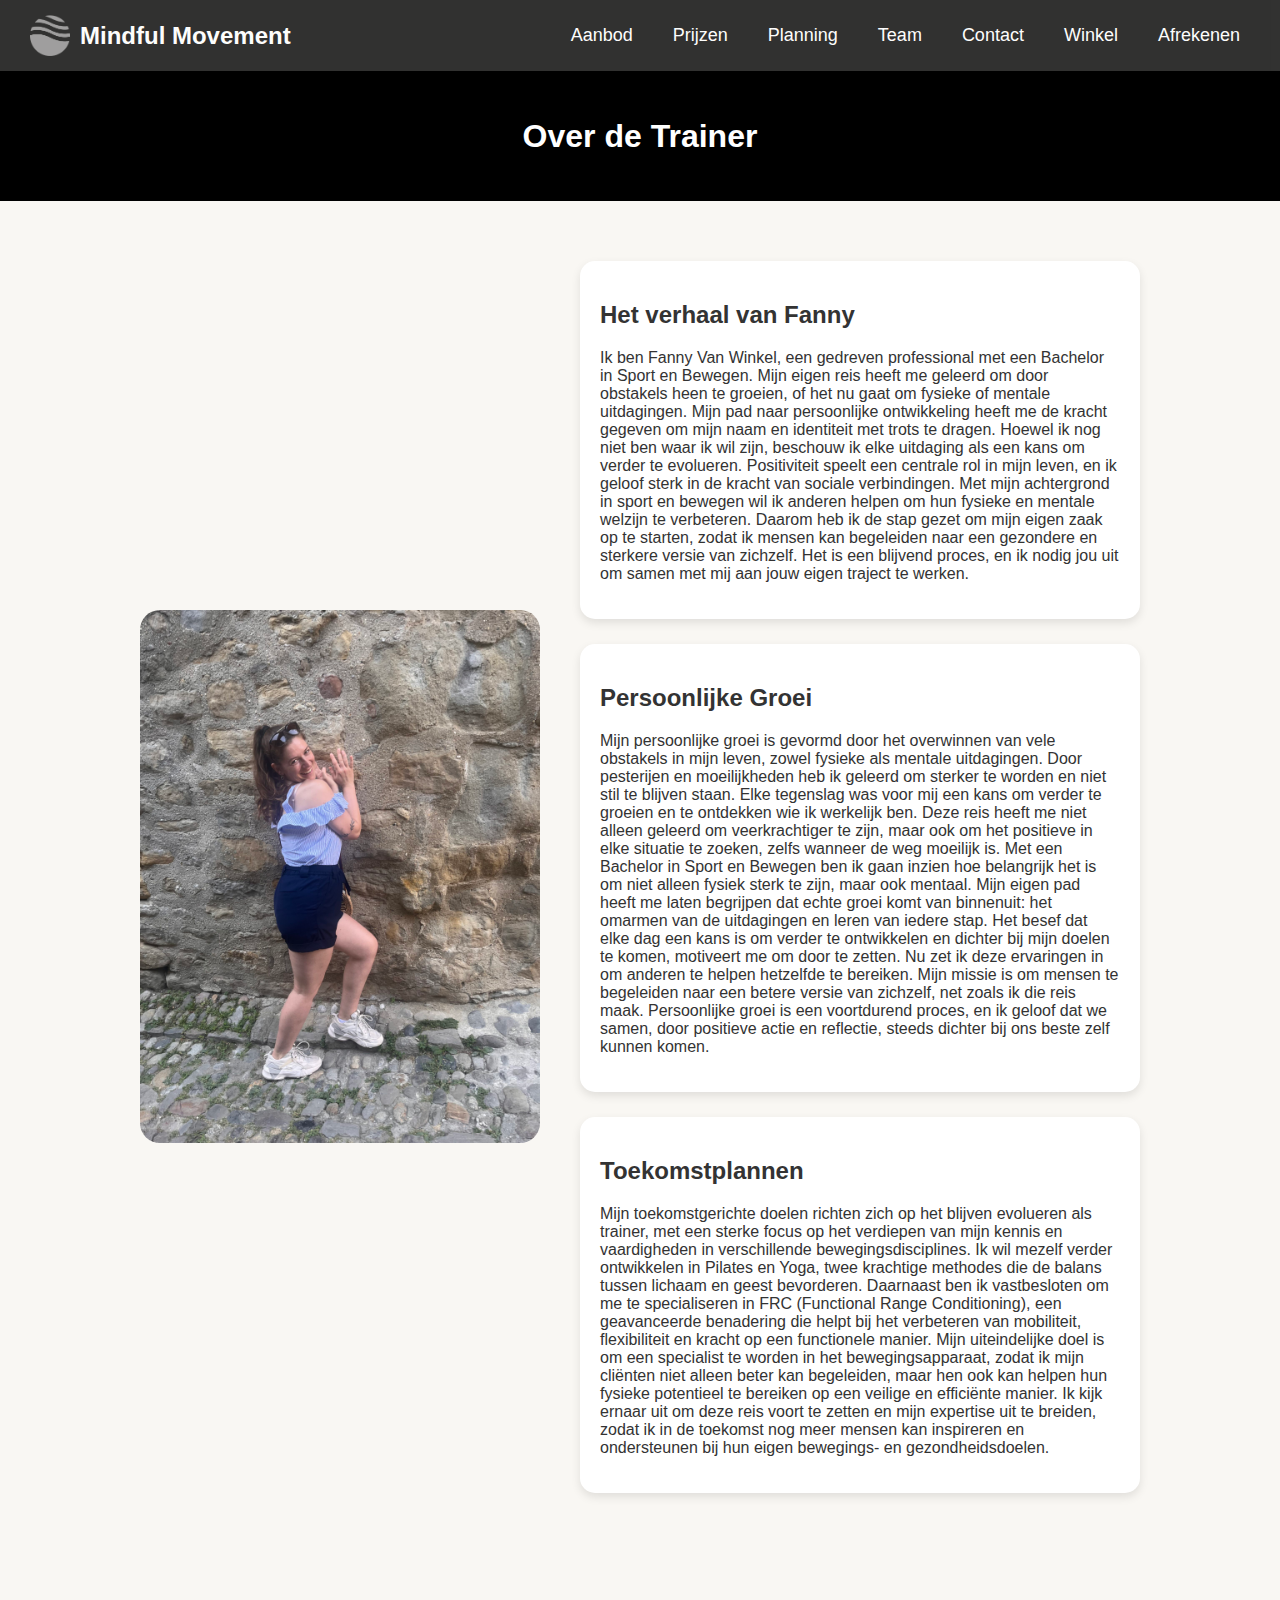
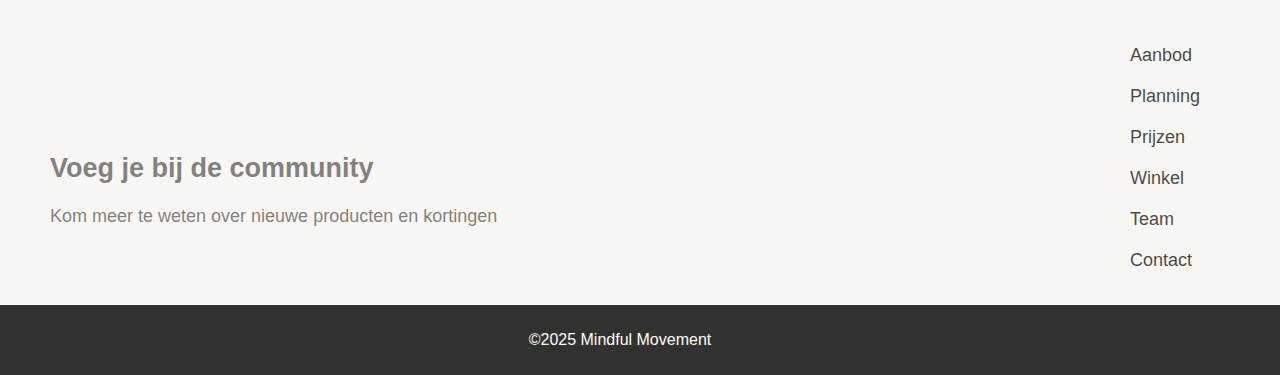
<file: pages/team.html>
<!DOCTYPE html>
<html lang="en">
<head>
    <meta charset="UTF-8">
    <meta name="viewport" content="width=device-width;initial-scale=1.0">
    <title>Team - Fanny Van Winkel</title>
    <link rel="stylesheet" href="../style/style-team.css">
</head>
<body>
<nav class="nav">
    <a class="navbar-logo" href="../index.html">
        <img src="../Images/logo.png" alt="Logo" class="logo">
        Mindful Movement
    </a>
    <div class="nav-links">
        <a class="navbar" href="./aanbod.html">Aanbod</a>
        <a class="navbar" href="./prijzen.html">Prijzen</a>
        <a class="navbar" href="./planning.html">Planning</a>
        <a class="navbar" href="./team.html">Team</a>
        <a class="navbar" href="./contact.html">Contact</a>
        <a class="navbar" href="./winkel.html">Winkel</a>
        <a class="navbar" href="#">Afrekenen</a>
    </div>
</nav>

<div class="aanbod">
    <h2>Over de Trainer</h2>
</div>
<div class="container-team">
    <img src="../Images/Fot.jpeg" alt="Image" class="left-image">
    <div class="text-boxes">
        <div class="box">
            <h2>Het verhaal van Fanny</h2>
            <p>Ik ben Fanny Van Winkel, een gedreven professional met een Bachelor in Sport en Bewegen. Mijn eigen reis
                heeft me geleerd om door obstakels heen te groeien, of het nu gaat om fysieke of mentale uitdagingen.
                Mijn pad naar persoonlijke ontwikkeling heeft me de kracht gegeven om mijn naam en identiteit met trots
                te dragen.

                Hoewel ik nog niet ben waar ik wil zijn, beschouw ik elke uitdaging als een kans om verder te evolueren.
                Positiviteit speelt een centrale rol in mijn leven, en ik geloof sterk in de kracht van sociale
                verbindingen. Met mijn achtergrond in sport en bewegen wil ik anderen helpen om hun fysieke en mentale
                welzijn te verbeteren. Daarom heb ik de stap gezet om mijn eigen zaak op te starten, zodat ik mensen kan
                begeleiden naar een gezondere en sterkere versie van zichzelf. Het is een blijvend proces, en ik nodig
                jou uit om samen met mij aan jouw eigen traject te werken.</p>
        </div>
        <div class="box">
            <h2>Persoonlijke Groei</h2>
            <p>Mijn persoonlijke groei is gevormd door het

                overwinnen van vele obstakels in mijn leven, zowel fysieke als mentale uitdagingen. Door pesterijen en
                moeilijkheden heb ik geleerd om sterker te worden en niet stil te blijven staan. Elke tegenslag was voor
                mij een kans om verder te groeien en te ontdekken wie ik werkelijk ben. Deze reis heeft me niet alleen
                geleerd om veerkrachtiger te zijn, maar ook om het positieve in elke situatie te zoeken, zelfs wanneer
                de weg moeilijk is.

                Met een Bachelor in Sport en Bewegen ben ik gaan inzien hoe belangrijk het is om niet alleen fysiek
                sterk te zijn, maar ook mentaal. Mijn eigen pad heeft me laten begrijpen dat echte groei komt van
                binnenuit: het omarmen van de uitdagingen en leren van iedere stap. Het besef dat elke dag een kans is
                om verder te ontwikkelen en dichter bij mijn doelen te komen, motiveert me om door te zetten.

                Nu zet ik deze ervaringen in om anderen te helpen hetzelfde te bereiken. Mijn missie is om mensen te
                begeleiden naar een betere versie van zichzelf, net zoals ik die reis maak. Persoonlijke groei is een
                voortdurend proces, en ik geloof dat we samen, door positieve
                actie en reflectie, steeds dichter bij ons beste zelf kunnen komen.</p>
        </div>
        <div class="box">
            <h2>Toekomstplannen</h2>
            <p>Mijn toekomstgerichte doelen richten zich op het blijven evolueren als trainer, met een sterke focus op
                het verdiepen van mijn kennis en vaardigheden in verschillende bewegingsdisciplines. Ik wil mezelf
                verder ontwikkelen in Pilates en Yoga, twee krachtige methodes die de balans tussen lichaam en geest
                bevorderen. Daarnaast ben ik vastbesloten om me te specialiseren in FRC (Functional Range Conditioning),
                een geavanceerde benadering die helpt bij het verbeteren van mobiliteit, flexibiliteit en kracht op een
                functionele manier.

                Mijn uiteindelijke doel is om een specialist te worden in het bewegingsapparaat, zodat ik mijn cliënten
                niet alleen beter kan begeleiden, maar hen ook kan helpen hun fysieke potentieel te bereiken op een
                veilige en efficiënte manier. Ik kijk ernaar uit om deze reis voort te zetten en mijn expertise uit te
                breiden, zodat ik in de toekomst nog meer mensen kan inspireren en ondersteunen bij hun eigen bewegings-
                en gezondheidsdoelen.</p>
        </div>
    </div>
</div>


<section>
    <div class="community-container">
        <div class="community-text">
            <h2>Voeg je bij de community</h2>
            <p>Kom meer te weten over nieuwe producten en kortingen</p>
        </div>
    </div>
</section>
<section class="right">
    <div class="rechts">
        <a href="./aanbod.html">Aanbod</a>
        <a href="#">Planning</a>
        <a href="#">Prijzen</a>
        <a href="#">Winkel</a>
        <a href="#">Team</a>
        <a href="#">Contact</a>
    </div>
</section>
<footer>
    <p>&copy;2025 Mindful Movement</p>
</footer>


</body>
</html>
</file>
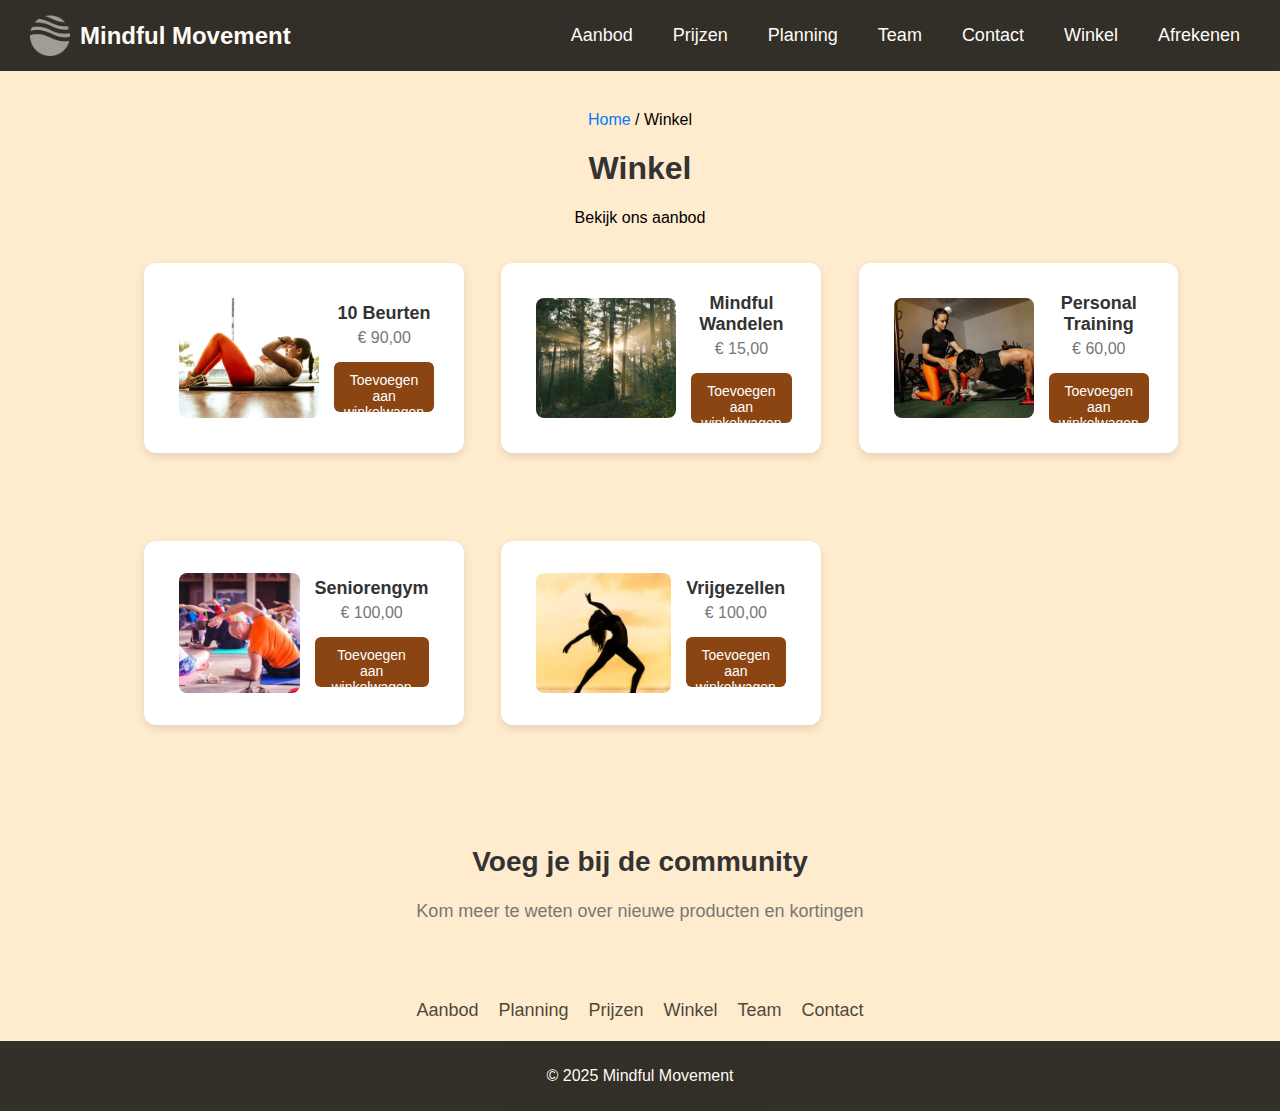
<file: pages/winkel.html>
<!DOCTYPE html>
<html lang="en">
<head>
  <meta charset="UTF-8">
  <meta name="viewport" content="width=device-width, initial-scale=1.0">
  <title>Winkel - Mindful Movement</title>
  <link rel="stylesheet" href="../style/style-winkel.css">
</head>
<body>

<!-- Navigation -->
<nav class="nav">
  <a class="navbar-logo" href="../index.html">
    <img src="../Images/logo.png" alt="Logo" class="logo">
    Mindful Movement
  </a>
  <div class="nav-links">
    <a class="navbar" href="./aanbod.html">Aanbod</a>
    <a class="navbar" href="./prijzen.html">Prijzen</a>
    <a class="navbar" href="./planning.html">Planning</a>
    <a class="navbar" href="./team.html">Team</a>
    <a class="navbar" href="./contact.html">Contact</a>
    <a class="navbar" href="./winkel.html">Winkel</a>
    <a class="navbar" href="#">Afrekenen</a>
  </div>
</nav>

<!-- Winkel Section -->
<section class="winkel">
  <div class="winkel-content">
    <a href="../index.html">Home</a> / Winkel
    <h1>Winkel</h1>
    <p>Bekijk ons aanbod</p>
  </div>

  <div class="winkel-container">
    <div class="winkel-item">
      <img src="../Images/14.jpg" alt="10 beurten">
      <div class="winkel-details">
        <h3>10 Beurten</h3>
        <p>€ 90,00</p>
        <a href="#" class="button">Toevoegen aan winkelwagen</a>
      </div>
    </div>

    <div class="winkel-item">
      <img src="../Images/15.jpg" alt="5 beurten">
      <div class="winkel-details">
        <h3>Mindful Wandelen</h3>
        <p>€ 15,00</p>
        <a href="#" class="button">Toevoegen aan winkelwagen</a>
      </div>
    </div>

    <div class="winkel-item">
      <img src="../Images/2.jpg" alt="1 maand">
      <div class="winkel-details">
        <h3>Personal Training</h3>
        <p>€ 60,00</p>
        <a href="#" class="button">Toevoegen aan winkelwagen</a>
      </div>
    </div>

    <div class="winkel-item">
      <img src="../Images/17.jpg" alt="1 maand">
      <div class="winkel-details">
        <h3>Seniorengym</h3>
        <p>€ 100,00</p>
        <a href="#" class="button">Toevoegen aan winkelwagen</a>
      </div>
    </div>

    <div class="winkel-item">
      <img src="../Images/16.jpg" alt="1 maand">
      <div class="winkel-details">
        <h3>Vrijgezellen</h3>
        <p>€ 100,00</p>
        <a href="#" class="button">Toevoegen aan winkelwagen</a>
      </div>
    </div>
  </div>
</section>

<!-- Community Section -->
<section>
  <div class="community-container">
    <div class="community-text">
      <h2>Voeg je bij de community</h2>
      <p>Kom meer te weten over nieuwe producten en kortingen</p>
    </div>
  </div>
</section>

<!-- Footer Links -->
<section class="right">
  <div class="rechts">
    <a href="./aanbod.html">Aanbod</a>
    <a href="#">Planning</a>
    <a href="#">Prijzen</a>
    <a href="#">Winkel</a>
    <a href="#">Team</a>
    <a href="#">Contact</a>
  </div>
</section>

<!-- Footer -->
<footer>
  <p>&copy; 2025 Mindful Movement</p>
</footer>

</body>
</html>
</file>
<file: style/style.css>
body {
    font-family: 'Caveat', sans-serif;
    background-color: blanchedalmond;
    max-width: 100%;
    padding: 0;
    margin: 0;
    overflow-x: hidden;

}

.nav {
    display: flex;
    align-items: center;
    justify-content: space-between;
    background-color: black;
    padding: 15px 30px;
    opacity: 0.8;
}

.navbar-logo {
    display: flex;
    align-items: center;
    font-size: 24px;
    font-weight: bold;
    color: white;
    text-decoration: none;
    white-space: nowrap;
}

.logo {
    width: 40px;
    height: auto;
    margin-right: 10px;
}

.nav-links {
    display: flex;
    gap: 20px;
}

.navbar {
    text-decoration: none;
    color: white;
    font-size: 18px;
    padding: 10px;
    transition: 0.3s;
}

.navbar:hover {
    text-decoration: underline;
}

.block1 {
    text-align: center;
    margin-top: 20px;
}

.block1 h1 {
    font-size: 50px;
}

.image-container {
    display: flex;
    justify-content: center;
    gap: 20px;
    margin-top: 20px;
}

.image-container img {
    width: 250px;
    height: 350px;
    object-fit: cover;
    border-radius: 20px;
    opacity: 0.7;
    transition: transform 0.5s ease-in-out, box-shadow 0.5s ease-in-out, opacity 0.5s ease-in-out, border-radius 0.5s ease-in-out, margin 0.5s ease-in-out;
}

.image-container img:hover {
    transform: scale(1.2);
    transition: 0.5s ease-in-out;
    margin: 30px;
    opacity: 1;
}

.image-con {
    display: flex;
    justify-content: left;
    gap: 20px;
    margin-top: 20px;
    margin-left: 100px;
}

.image-con img {
    width: 1900px;
    height: 580px;
    margin-top: 60px;
    margin-bottom: 200px;
    object-fit: cover;
    border-radius: 1rem 7rem 7rem 1rem;
}

.block2 {
    margin-top: 20px;
    margin-right: 20px;
    padding: 20px;

}

.block2 h1 {
    position: relative;
    top: 110px;
    left: 200px;
    font-size: 40px;
    font-weight: bold;
    width: 110%;
}

.block2 p {
    position: relative;
    top: 190px;
    right: 180px;
    font-size: 20px;
    width: 130%;
}

.button {
    border-radius: 30px;
    background: saddlebrown;
    position: relative;
    left: 800px;
    bottom: 420px;
    width: 250px;
    height: 60px;
    font-size: 20px;
    transition: 0.5s ease-in-out;
    padding: 15px;
}

.button:hover {
    background: black;
    transition: 0.5s ease-in-out;

}

.block2 a {
    text-decoration: none;
    color: lightgrey;
}

.image-collection {
    display: flex;
    justify-content: left;
    gap: 80px;
    margin-top: 20px;
    margin-left: 70px;
    flex-direction: column;
    align-items: baseline;
}

.image-collection img {
    width: 400px;
    height: 400px;
    object-fit: cover;
    border-radius: 2rem 4rem 0 0;
}

.tussentekst {
    display: block;
    text-align: center;
}

.tussentekst h2 {
    font-size: 35px;
    margin-bottom: 5px;
}

.tussentekst p {
    font-size: 20px;
    color: gray;
}

.block3 {
    padding: 0;
}

.container {
    display: flex;
    max-width: 1100px;
    align-items: baseline;
}

.text-collection {
    background-color: #5C3B17;
    color: white;
    padding: 0 0 100px 0;
    width: 100%;
    opacity: 0.3;
    text-align: left;
    position: relative;
    bottom: 80px;
    border-radius: 0 0 15px 15px;
}


.text-collection p {
    margin: 20px;
    font-size: 20px;
}

.text-collection h2 {
    margin-left: 20px;
}

.button1 {
    border-radius: 25px;
    background: midnightblue;
    color: white;
    text-decoration-line: none;
    position: relative;
    top: 60px;
    left: 20px;
    width: 250px;
    height: 60px;
    font-size: 20px;
    transition: 0.5s ease-in-out;
    padding: 15px;
    opacity: 1;
}

.button1:hover {
    background: black;
    transition: 0.5s ease-in-out;
}

footer {
    background-color: black;
    color: white;
    padding: 10px;
    text-align: center;
    opacity: 0.8;
    position: relative;
    width: 100%;
    top: 260px;
}

footer p {
    position: relative;
    left: 40px;
}

.rechts {
    display: flex;
    justify-content: right;
    padding: 30px;
    float: right;
    gap: 20px;
    flex-direction: column;
}

.rechts a {
    color: black;
    opacity: 0.7;
    text-decoration: none;
    font-size: 18px;
    position: relative;
    right: 50px;
    bottom: 30px;
}

.rechts a:hover {
    text-decoration: underline;
}

.community-text {
    margin-left: 50px;
    position: relative;
    top: 200px;
    font-size: 18px;
    opacity: 0.6;
}

.aanbod{
    background-color: black;
    padding: 20px;
    color: white;
    text-align: center;
}

.block2a {
    margin-top: 20px;
    margin-right: 20px;
    padding: 20px;

}

.block2a h2 {
    white-space: nowrap;
    max-width: 100%;
    position: relative;
    top: 100px;
    left: 200px;
    font-size: 40px;
    font-weight: bold;

}

.block2a p {
    max-width: 100%;
    position: relative;
    top: 190px;
    right: 200px;
    font-size: 22px;
}
.block2a a {
    text-decoration: none;
    color: lightgrey;
}
</file>
<file: style/style-aanbod.css>
body {
    font-family: 'Caveat', sans-serif;
    background-color: blanchedalmond;
    width: 100%;
    padding: 0;
    margin: 0;
    transition: 0.5s ease-in-out;
    overflow-x: hidden;

}

.nav {
    display: flex;
    align-items: center;
    justify-content: space-between;
    background-color: black;
    padding: 15px 30px;
    opacity: 0.8;
}

.navbar-logo {
    display: flex;
    align-items: center;
    font-size: 24px;
    font-weight: bold;
    color: white;
    text-decoration: none;
    white-space: nowrap;
}

.logo {
    width: 40px;
    height: auto;
    margin-right: 10px;
}

.nav-links {
    display: flex;
    gap: 20px;
}

.navbar {
    text-decoration: none;
    color: white;
    font-size: 18px;
    padding: 10px;
    transition: 0.3s;
}

.navbar:hover {
    text-decoration: underline;
}

.image-con {
    display: flex;
    flex-direction: row;
    align-items: center;
    gap: 20px;
    margin-left: 100px;
}

.image-con img {
    width: 26%;
    height: auto;
    object-fit: cover;
    border-radius: 1rem 4rem 1rem 4rem;
}

.text-container h2, .text-container p , h3, ul{
    max-width: 100%;
    margin-left: 100px;
}

.text-container {
    display: flex;
    flex-direction: column;
    max-width: 60%;
    margin: auto;
}

.button {
    border-radius: 30px;
    background: saddlebrown;
    position: relative;
    left: 580px;
    bottom: 80px;
    width: 250px;
    height: 60px;
    font-size: 20px;
    transition: 0.5s ease-in-out;
    padding: 15px;
    margin: 75px;
}

.button:hover {
    background: black;
    transition: 0.5s ease-in-out;

}

.container {
    display: flex;
    max-width: 1100px;
    align-items: baseline;
}

footer {
    background-color: black;
    color: white;
    padding: 10px;
    text-align: center;
    opacity: 0.8;
    position: relative;
    width: 100%;
    top: 260px;
}

footer p {
    position: relative;
    left: 40px;
}

.rechts {
    display: flex;
    justify-content: right;
    padding: 30px;
    float: right;
    gap: 20px;
    flex-direction: column;
}

.rechts a {
    color: black;
    opacity: 0.7;
    text-decoration: none;
    font-size: 18px;
    position: relative;
    right: 50px;
    bottom: 30px;
}

.rechts a:hover {
    text-decoration: underline;
}

.community-text {
    margin-left: 50px;
    position: relative;
    top: 200px;
    font-size: 18px;
    opacity: 0.6;
}

.aanbod {
    background-color: black;
    padding: 20px;
    color: white;
    text-align: center;
}

.block2a {

    margin-top: 20px;
    margin-right: 20px;
    padding: 20px;

}

.block2a h2 {
    white-space: nowrap;
    max-width: 100%;
    font-size: 40px;
    font-weight: bold;
    margin-left: 100px;

}

.block2a p {
    font-size: 22px;
}

.block2a a {
    text-decoration: none;
    color: lightgrey;
}

.button1 {
    border-radius: 30px;
    background: saddlebrown;
    position: relative;
    left: 580px;
    width: 250px;
    height: 60px;
    font-size: 20px;
    transition: 0.5s ease-in-out;
    padding: 15px;
    margin: 70px;
}

.button1:hover {
    background: black;
    transition: 0.5s ease-in-out;
}

.image-con1 {
    display: flex;
    flex-direction: row;
    align-items: center;
    gap: 20px;
    margin-left: 100px;
}

.image-con1 img {
    width: 30%;
    height: 20%;
    object-fit: cover;
    border-radius: 1rem 17rem 17rem 1rem;
}
</file>
<file: style/style-contact.css>
body {
    font-family: 'Caveat', sans-serif;
    background-color: blanchedalmond;
    width: 100%;
    padding: 0;
    margin: 0;
    transition: 0.5s ease-in-out;
    overflow-x: hidden;

}

.nav {
    display: flex;
    align-items: center;
    justify-content: space-between;
    background-color: black;
    padding: 15px 30px;
    opacity: 0.8;
}

.navbar-logo {
    display: flex;
    align-items: center;
    font-size: 24px;
    font-weight: bold;
    color: white;
    text-decoration: none;
    white-space: nowrap;
}

.logo {
    width: 40px;
    height: auto;
    margin-right: 10px;
}

.nav-links {
    display: flex;
    gap: 20px;
}

.navbar {
    text-decoration: none;
    color: white;
    font-size: 18px;
    padding: 10px;
    transition: 0.3s;
}

.navbar:hover {
    text-decoration: underline;
}

.image-con {
    display: flex;
    flex-direction: row;
    align-items: center;
    gap: 20px;
    margin-left: 100px;
}

.image-con img {
    width: 26%;
    height: auto;
    object-fit: cover;
    border-radius: 1rem 4rem 1rem 4rem;
}

.text-container h2, .text-container p , h3, ul{
    max-width: 100%;
    margin-left: 100px;
}

.text-container {
    display: flex;
    flex-direction: column;
    max-width: 60%;
    margin: auto;
}

.button {
    border-radius: 30px;
    background: saddlebrown;
    position: relative;
    left: 580px;
    bottom: 80px;
    width: 250px;
    height: 60px;
    font-size: 20px;
    transition: 0.5s ease-in-out;
    padding: 15px;
    margin: 75px;
}

.button:hover {
    background: black;
    transition: 0.5s ease-in-out;

}

.container {
    display: flex;
    max-width: 1100px;
    align-items: baseline;
}

footer {
    background-color: black;
    color: white;
    padding: 10px;
    text-align: center;
    opacity: 0.8;
    position: relative;
    width: 100%;
    top: 260px;
}

footer p {
    position: relative;
    left: 40px;
}

.rechts {
    display: flex;
    justify-content: right;
    padding: 30px;
    float: right;
    gap: 20px;
    flex-direction: column;
}

.rechts a {
    color: black;
    opacity: 0.7;
    text-decoration: none;
    font-size: 18px;
    position: relative;
    right: 50px;
    bottom: 30px;
}

.rechts a:hover {
    text-decoration: underline;
}

.community-text {
    margin-left: 50px;
    position: relative;
    top: 200px;
    font-size: 18px;
    opacity: 0.6;
}

.aanbod {
    background-color: black;
    padding: 20px;
    color: white;
    text-align: center;
}

.block2a {

    margin-top: 20px;
    margin-right: 20px;
    padding: 20px;

}

.block2a h2 {
    white-space: nowrap;
    max-width: 100%;
    font-size: 40px;
    font-weight: bold;
    margin-left: 100px;

}

.block2a p {
    font-size: 22px;
}

.block2a a {
    text-decoration: none;
    color: lightgrey;
}

.button1 {
    border-radius: 30px;
    background: saddlebrown;
    position: relative;
    left: 580px;
    width: 250px;
    height: 60px;
    font-size: 20px;
    transition: 0.5s ease-in-out;
    padding: 15px;
    margin: 70px;
}

.button1:hover {
    background: black;
    transition: 0.5s ease-in-out;
}

.image-con1 {
    display: flex;
    flex-direction: row;
    align-items: center;
    gap: 20px;
    margin-left: 100px;
}

.image-con1 img {
    width: 30%;
    height: 20%;
    object-fit: cover;
    border-radius: 1rem 17rem 17rem 1rem;
}

.contact {
    text-align: center;
    padding: 50px 20px;
}

.contact h1 {
    font-size: 32px;
    margin-bottom: 20px;
    color: #333;
}

.contact-form {
    max-width: 600px;
    margin: 0 auto;
    background: white;
    padding: 30px;
    border-radius: 10px;
    box-shadow: 0 4px 10px rgba(0, 0, 0, 0.1);
}

form {
    display: flex;
    flex-direction: column;
    gap: 20px;
}

.form-group {
    display: flex;
    flex-direction: column;
    text-align: left;
}

label {
    font-weight: bold;
    margin-bottom: 5px;
    color: #555;
}

.name-fields {
    display: flex;
    gap: 10px;
}

input, textarea {
    width: 100%;
    padding: 12px;
    border: 1px solid #ccc;
    border-radius: 5px;
    font-size: 16px;
}

textarea {
    resize: vertical;
    min-height: 100px;
}

button {
    background: #007BFF;
    color: white;
    font-size: 18px;
    padding: 12px;
    border: none;
    border-radius: 5px;
    cursor: pointer;
    transition: 0.3s;
}

button:hover {
    background: #0056b3;
}
</file>
<file: style/style-planning.css>
body {
    font-family: 'Caveat', sans-serif;
    background-color: blanchedalmond;
    width: 100%;
    padding: 0;
    margin: 0;
    transition: 0.5s ease-in-out;
    overflow-x: hidden;

}

.textabove{
    text-align: center;
    color: black;
    opacity: 0.7;
}

.nav {
    display: flex;
    align-items: center;
    justify-content: space-between;
    background-color: black;
    padding: 15px 30px;
    opacity: 0.8;
}

.navbar-logo {
    display: flex;
    align-items: center;
    font-size: 24px;
    font-weight: bold;
    color: white;
    text-decoration: none;
    white-space: nowrap;
}

.logo {
    width: 40px;
    height: auto;
    margin-right: 10px;
}

.nav-links {
    display: flex;
    gap: 20px;
}

.navbar {
    text-decoration: none;
    color: white;
    font-size: 18px;
    padding: 10px;
    transition: 0.3s;
}

.navbar:hover {
    text-decoration: underline;
}

.image-con {
    display: flex;
    flex-direction: row;
    align-items: center;
    gap: 20px;
    margin-left: 100px;
}

.image-con img {
    width: 26%;
    height: auto;
    object-fit: cover;
    border-radius: 1rem 4rem 1rem 4rem;
}

.text-container h2, .text-container p , h3, ul{
    max-width: 100%;
    margin-left: 100px;
}

.text-container {
    display: flex;
    flex-direction: column;
    max-width: 60%;
    margin: auto;
}

.button {
    border-radius: 30px;
    background: saddlebrown;
    position: relative;
    left: 580px;
    bottom: 80px;
    width: 250px;
    height: 60px;
    font-size: 20px;
    transition: 0.5s ease-in-out;
    padding: 15px;
    margin: 75px;
}

.button:hover {
    background: black;
    transition: 0.5s ease-in-out;

}

.container {
    display: flex;
    max-width: 1100px;
    align-items: baseline;
}

footer {
    background-color: black;
    color: white;
    padding: 10px;
    text-align: center;
    opacity: 0.8;
    position: relative;
    width: 100%;
    top: 260px;
}

footer p {
    position: relative;
    left: 40px;
}

.rechts {
    display: flex;
    justify-content: right;
    padding: 30px;
    float: right;
    gap: 20px;
    flex-direction: column;
}

.rechts a {
    color: black;
    opacity: 0.7;
    text-decoration: none;
    font-size: 18px;
    position: relative;
    right: 50px;
    bottom: 30px;
}

.rechts a:hover {
    text-decoration: underline;
}

.community-text {
    margin-left: 50px;
    position: relative;
    top: 200px;
    font-size: 18px;
    opacity: 0.6;
}

.aanbod {
    background-color: black;
    padding: 20px;
    color: white;
    text-align: center;
}

.block2a {

    margin-top: 20px;
    margin-right: 20px;
    padding: 20px;

}

.block2a h2 {
    white-space: nowrap;
    max-width: 100%;
    font-size: 40px;
    font-weight: bold;
    margin-left: 100px;

}

.block2a p {
    font-size: 22px;
}

.block2a a {
    text-decoration: none;
    color: lightgrey;
}

.button1 {
    border-radius: 30px;
    background: saddlebrown;
    position: relative;
    left: 580px;
    width: 250px;
    height: 60px;
    font-size: 20px;
    transition: 0.5s ease-in-out;
    padding: 15px;
    margin: 70px;
}

.button1:hover {
    background: black;
    transition: 0.5s ease-in-out;
}

.image-con1 {
    display: flex;
    flex-direction: row;
    align-items: center;
    gap: 20px;
    margin-left: 100px;
}

.image-con1 img {
    width: 30%;
    height: 20%;
    object-fit: cover;
    border-radius: 1rem 17rem 17rem 1rem;
}
</file>
<file: style/style-prijzen.css>
body {
    font-family: 'Caveat', sans-serif;
    background-color: blanchedalmond;
    width: 100%;
    padding: 0;
    margin: 0;
    transition: 0.5s ease-in-out;
    overflow-x: hidden;

}

.nav {
    display: flex;
    align-items: center;
    justify-content: space-between;
    background-color: black;
    padding: 15px 30px;
    opacity: 0.8;
}

.navbar-logo {
    display: flex;
    align-items: center;
    font-size: 24px;
    font-weight: bold;
    color: white;
    text-decoration: none;
    white-space: nowrap;
}

.logo {
    width: 40px;
    height: auto;
    margin-right: 10px;
}

.nav-links {
    display: flex;
    gap: 20px;
}

.navbar {
    text-decoration: none;
    color: white;
    font-size: 18px;
    padding: 10px;
    transition: 0.3s;
}

.navbar:hover {
    text-decoration: underline;
}

.image-con {
    display: flex;
    flex-direction: row;
    align-items: center;
    gap: 20px;
    margin-left: 100px;
}

.image-con img {
    width: 26%;
    height: auto;
    object-fit: cover;
    border-radius: 1rem 4rem 1rem 4rem;
}

.text-container h2, .text-container p , h3, ul{
    max-width: 100%;
    margin-left: 100px;
}

.text-container {
    display: flex;
    flex-direction: column;
    max-width: 60%;
    margin: auto;
}

.button {
    border-radius: 30px;
    background: saddlebrown;
    position: relative;
    left: 580px;
    bottom: 80px;
    width: 250px;
    height: 60px;
    font-size: 20px;
    transition: 0.5s ease-in-out;
    padding: 15px;
    margin: 75px;
}

.button:hover {
    background: black;
    transition: 0.5s ease-in-out;

}

.container {
    display: flex;
    max-width: 1100px;
    align-items: baseline;
}

footer {
    background-color: black;
    color: white;
    padding: 10px;
    text-align: center;
    opacity: 0.8;
    position: relative;
    width: 100%;
    top: 260px;
}

footer p {
    position: relative;
    left: 40px;
}

.rechts {
    display: flex;
    justify-content: right;
    padding: 30px;
    float: right;
    gap: 20px;
    flex-direction: column;
}

.rechts a {
    color: black;
    opacity: 0.7;
    text-decoration: none;
    font-size: 18px;
    position: relative;
    right: 50px;
    bottom: 30px;
}

.rechts a:hover {
    text-decoration: underline;
}

.community-text {
    margin-left: 50px;
    position: relative;
    top: 200px;
    font-size: 18px;
    opacity: 0.6;
}

.aanbod {
    background-color: black;
    padding: 20px;
    color: white;
    text-align: center;
}

.block2a {

    margin-top: 20px;
    margin-right: 20px;
    padding: 20px;

}

.block2a h2 {
    white-space: nowrap;
    max-width: 100%;
    font-size: 40px;
    font-weight: bold;
    margin-left: 100px;

}

.block2a p {
    font-size: 22px;
}

.block2a a {
    text-decoration: none;
    color: lightgrey;
}

.button1 {
    border-radius: 30px;
    background: saddlebrown;
    position: relative;
    left: -210px;
    width: 250px;
    height: 60px;
    font-size: 20px;
    transition: 0.5s ease-in-out;
    padding: 15px;
    margin: 70px;
}

.button1:hover {
    background: black;
    transition: 0.5s ease-in-out;
}

.button4 {
    border-radius: 30px;
    background: saddlebrown;
    position: relative;
    left: -190px;
    width: 250px;
    height: 60px;
    font-size: 20px;
    transition: 0.5s ease-in-out;
    padding: 15px;
    margin: 70px;
}

.button4:hover {
    background: black;
    transition: 0.5s ease-in-out;
}


.image-con1 {
    display: flex;
    flex-direction: row;
    align-items: center;
    gap: 20px;
    margin-left: 100px;
}

.image-con1 img {
    width: 30%;
    height: 20%;
    object-fit: cover;
    border-radius: 1rem 17rem 17rem 1rem;
}

.container-table{
    display: flex;
    justify-content: center;
    padding: 30px;
    text-align: center;
}
.tablee, td, tr, th{
    border: 1px solid black;
    border-collapse: collapse;
    padding: 10px;
    width: 50%;
    height: 50%;
}
td, tr{
    font-size: 20px;
}

.textb{
    font-size: 22px;
    text-align: left;
    display: flex;
    justify-content: center;
    flex-direction: column;
    align-items: center;
    align-content: baseline;
}
.space{
    margin-left: 45px;
}
.space1{
    margin-left: 28px;
}
.space2{
    margin-left: 18px;
}
.space3{
    margin-left: -25px;
}
.button2 {
    border-radius: 30px;
    background: saddlebrown;
    position: relative;
    left: -130px;
    width: 250px;
    height: 60px;
    font-size: 20px;
    transition: 0.5s ease-in-out;
    padding: 15px;
}

.button2:hover {
    background: black;
    transition: 0.5s ease-in-out;
}

.button3 {
    border-radius: 30px;
    background: saddlebrown;
    position: relative;
    left: -120px;
    width: 250px;
    height: 60px;
    font-size: 20px;
    transition: 0.5s ease-in-out;
    padding: 15px;
}

.button3:hover {
    background: black;
    transition: 0.5s ease-in-out;
}

.button5 {
    border-radius: 30px;
    background: saddlebrown;
    position: relative;
    left: -250px;
    width: 250px;
    height: 60px;
    font-size: 20px;
    transition: 0.5s ease-in-out;
    padding: 15px;
}

.button5:hover {
    background: black;
    transition: 0.5s ease-in-out;
}
</file>
<file: style/style-team.css>
body {
    font-family: 'Poppins', sans-serif;
    background-color: #f9f7f3;
    margin: 0;
    padding: 0;
    color: #333;
    overflow-x: hidden;

}

.nav {
    display: flex;
    align-items: center;
    justify-content: space-between;
    background-color: black;
    padding: 15px 30px;
    opacity: 0.8;
}

.navbar-logo {
    display: flex;
    align-items: center;
    font-size: 24px;
    font-weight: bold;
    color: white;
    text-decoration: none;
    white-space: nowrap;
}

.logo {
    width: 40px;
    height: auto;
    margin-right: 10px;
}

.nav-links {
    display: flex;
    gap: 20px;
}

.navbar {
    text-decoration: none;
    color: white;
    font-size: 18px;
    padding: 10px;
    transition: 0.3s;
}

.navbar:hover {
    text-decoration: underline;
}

.aanbod {
    background-color: black;
    color: white;
    text-align: center;
    padding: 40px;
}

.aanbod h2 {
    font-size: 32px;
}

.container-team {
    display: flex;
    align-items: center;
    max-width: 1000px;
    margin: 60px auto;
    gap: 40px;
}

.left-image {
    width: 400px;
    border-radius: 20px;
}

.text-boxes {
    display: flex;
    flex-direction: column;
    gap: 25px;
}

.box {
    background: #fff;
    padding: 20px;
    border-radius: 15px;
    box-shadow: 0 4px 10px rgba(0, 0, 0, 0.1);
}


.button {
    display: inline-block;
    background: saddlebrown;
    color: white;
    padding: 12px 25px;
    border-radius: 30px;
    text-decoration: none;
    font-size: 18px;
    margin-top: 20px;
}

.button:hover {
    background: black;
}

/* Footer */
footer {
    background: #222;
    color: white;
    text-align: center;
    padding: 15px;
}


.image-con {
    display: flex;
    flex-direction: row;
    align-items: center;
    gap: 20px;
    margin-left: 100px;
}

.image-con img {
    width: 26%;
    height: auto;
    object-fit: cover;
    border-radius: 1rem 4rem 1rem 4rem;
}

.text-container h2, .text-container p , h3, ul{
    max-width: 100%;
    margin-left: 100px;
}

.text-container {
    display: flex;
    flex-direction: column;
    max-width: 60%;
    margin: auto;
}

.button {
    border-radius: 30px;
    background: saddlebrown;
    position: relative;
    left: 580px;
    bottom: 80px;
    width: 250px;
    height: 60px;
    font-size: 20px;
    transition: 0.5s ease-in-out;
    padding: 15px;
    margin: 75px;
}

.button:hover {
    background: black;
    transition: 0.5s ease-in-out;

}

.container {
    display: flex;
    max-width: 1100px;
    align-items: baseline;
}

footer {
    background-color: black;
    color: white;
    padding: 10px;
    text-align: center;
    opacity: 0.8;
    position: relative;
    width: 100%;
    top: 260px;
}

footer p {
    position: relative;
    left: 40px;
}

.rechts {
    display: flex;
    justify-content: right;
    padding: 30px;
    float: right;
    gap: 20px;
    flex-direction: column;
}

.rechts a {
    color: black;
    opacity: 0.7;
    text-decoration: none;
    font-size: 18px;
    position: relative;
    right: 50px;
    bottom: 30px;
}

.rechts a:hover {
    text-decoration: underline;
}

.community-text {
    margin-left: 50px;
    position: relative;
    top: 200px;
    font-size: 18px;
    opacity: 0.6;
}

.aanbod {
    background-color: black;
    padding: 20px;
    color: white;
    text-align: center;
}

.block2a {

    margin-top: 20px;
    margin-right: 20px;
    padding: 20px;

}

.block2a h2 {
    white-space: nowrap;
    max-width: 100%;
    font-size: 40px;
    font-weight: bold;
    margin-left: 100px;

}

.block2a p {
    font-size: 22px;
}

.block2a a {
    text-decoration: none;
    color: lightgrey;
}

.block2 {
    margin-top: 20px;
    margin-right: 20px;
    padding: 20px;

}

.block2 h1 {
    position: relative;
    top: 110px;
    left: 200px;
    font-size: 40px;
    font-weight: bold;
    width: 110%;
}

.block2 p {
    position: relative;
    top: 190px;
    right: 180px;
    font-size: 20px;
    width: 130%;
}

.image-collection {
    display: flex;
    justify-content: left;
    gap: 80px;
    margin-top: 20px;
    margin-left: 70px;
    flex-direction: column-reverse;
    align-items: baseline;
}

.image-collection img {
    width: 400px;
    height: 400px;
    object-fit: cover;
    border-radius: 2rem 4rem 0 0;
}

.text-collection {
    background-color: #5C3B17;
    display: flex;
    flex-direction: row;
    color: white;
    padding: 0 0 100px 0;
    width: 100%;
    opacity: 0.3;
    text-align: left;
    position: relative;
    bottom: 80px;
    border-radius: 0 0 15px 15px;
}


.text-collection p {
    margin: 20px;
    font-size: 20px;
}

.text-collection h2 {
    margin-left: 20px;
}

.button1 {
    border-radius: 30px;
    background: saddlebrown;
    position: relative;
    left: 580px;
    width: 250px;
    height: 60px;
    font-size: 20px;
    transition: 0.5s ease-in-out;
    padding: 15px;
    margin: 70px;
}

.button1:hover {
    background: black;
    transition: 0.5s ease-in-out;
}

.image-con1 {
    display: flex;
    flex-direction: row;
    align-items: center;
    gap: 20px;
    margin-left: 100px;
}

.image-con1 img {
    width: 30%;
    height: 20%;
    object-fit: cover;
    border-radius: 1rem 17rem 17rem 1rem;
}
</file>
<file: style/style-winkel.css>
/* General Styles */
body {
    font-family: 'Caveat', sans-serif;
    background-color: blanchedalmond;
    margin: 0;
    padding: 0;
}

/* Navigation Bar */
.nav {
    display: flex;
    align-items: center;
    justify-content: space-between;
    background-color: black;
    padding: 15px 30px;
    opacity: 0.8;
}

.navbar-logo {
    display: flex;
    align-items: center;
    font-size: 24px;
    font-weight: bold;
    color: white;
    text-decoration: none;
}

.logo {
    width: 40px;
    height: auto;
    margin-right: 10px;
}

.nav-links {
    display: flex;
    gap: 20px;
}

.navbar {
    text-decoration: none;
    color: white;
    font-size: 18px;
    padding: 10px;
    transition: 0.3s;
}

.navbar:hover {
    text-decoration: underline;
}

/* Winkel Section */
.winkel {
    text-align: center;
    padding: 40px 20px;
}

.winkel h1 {
    font-size: 32px;
    color: #333;
}

.winkel-content a {
    color: #007bff;
    text-decoration: none;
}

.winkel-content a:hover {
    text-decoration: underline;
}

/* Winkel Items */
.winkel-container {
    display: grid;
    grid-template-columns: repeat(auto-fit, minmax(250px, 2fr));
    gap: 80px;
    padding: 15px;
    max-width: 80%;
    margin: auto;
}

.winkel-item {
    display: flex;
    align-items: center;
    background: #ffffff;
    border-radius: 12px;
    box-shadow: 0 4px 8px rgba(0, 0, 0, 0.1);
    padding: 35px;
    transition: 0.3s;
    width: 90%;
    height: 60%;
    margin: auto;


}

.winkel-item img {
    width: 140px;
    height: 120px;
    border-radius: 8px;
    object-fit: cover;
    margin-right: 15px;
}

.winkel-details {
    flex: 2;
    display: flex;
    flex-direction: column;
    gap: 5px;
}

.winkel-details h3 {
    font-size: 18px;
    margin: 0;
    color: #333;
}

.winkel-details p {
    font-size: 16px;
    color: #777;
    margin: 0;
}

.button {
    background: saddlebrown;
    color: white;
    padding: 10px;
    text-decoration: none;
    font-size: 14px;
    border-radius: 6px;
    transition: 0.3s;
    width: fit-content;
    margin-top: 10px;
    height: 30px;
}

.button:hover {
    background: black;
}

/* Community Section */
.community-container {
    text-align: center;
    padding: 40px 20px;
}

.community-text h2 {
    font-size: 28px;
    color: #333;
}

.community-text p {
    font-size: 18px;
    color: #777;
}

/* Footer Links */
.right {
    text-align: center;
    padding: 20px;
}

.rechts {
    display: flex;
    justify-content: center;
    gap: 20px;
}

.rechts a {
    color: black;
    opacity: 0.7;
    text-decoration: none;
    font-size: 18px;
}

.rechts a:hover {
    text-decoration: underline;
}

/* Footer */
footer {
    background-color: black;
    color: white;
    padding: 10px;
    text-align: center;
    opacity: 0.8;
}
</file>
